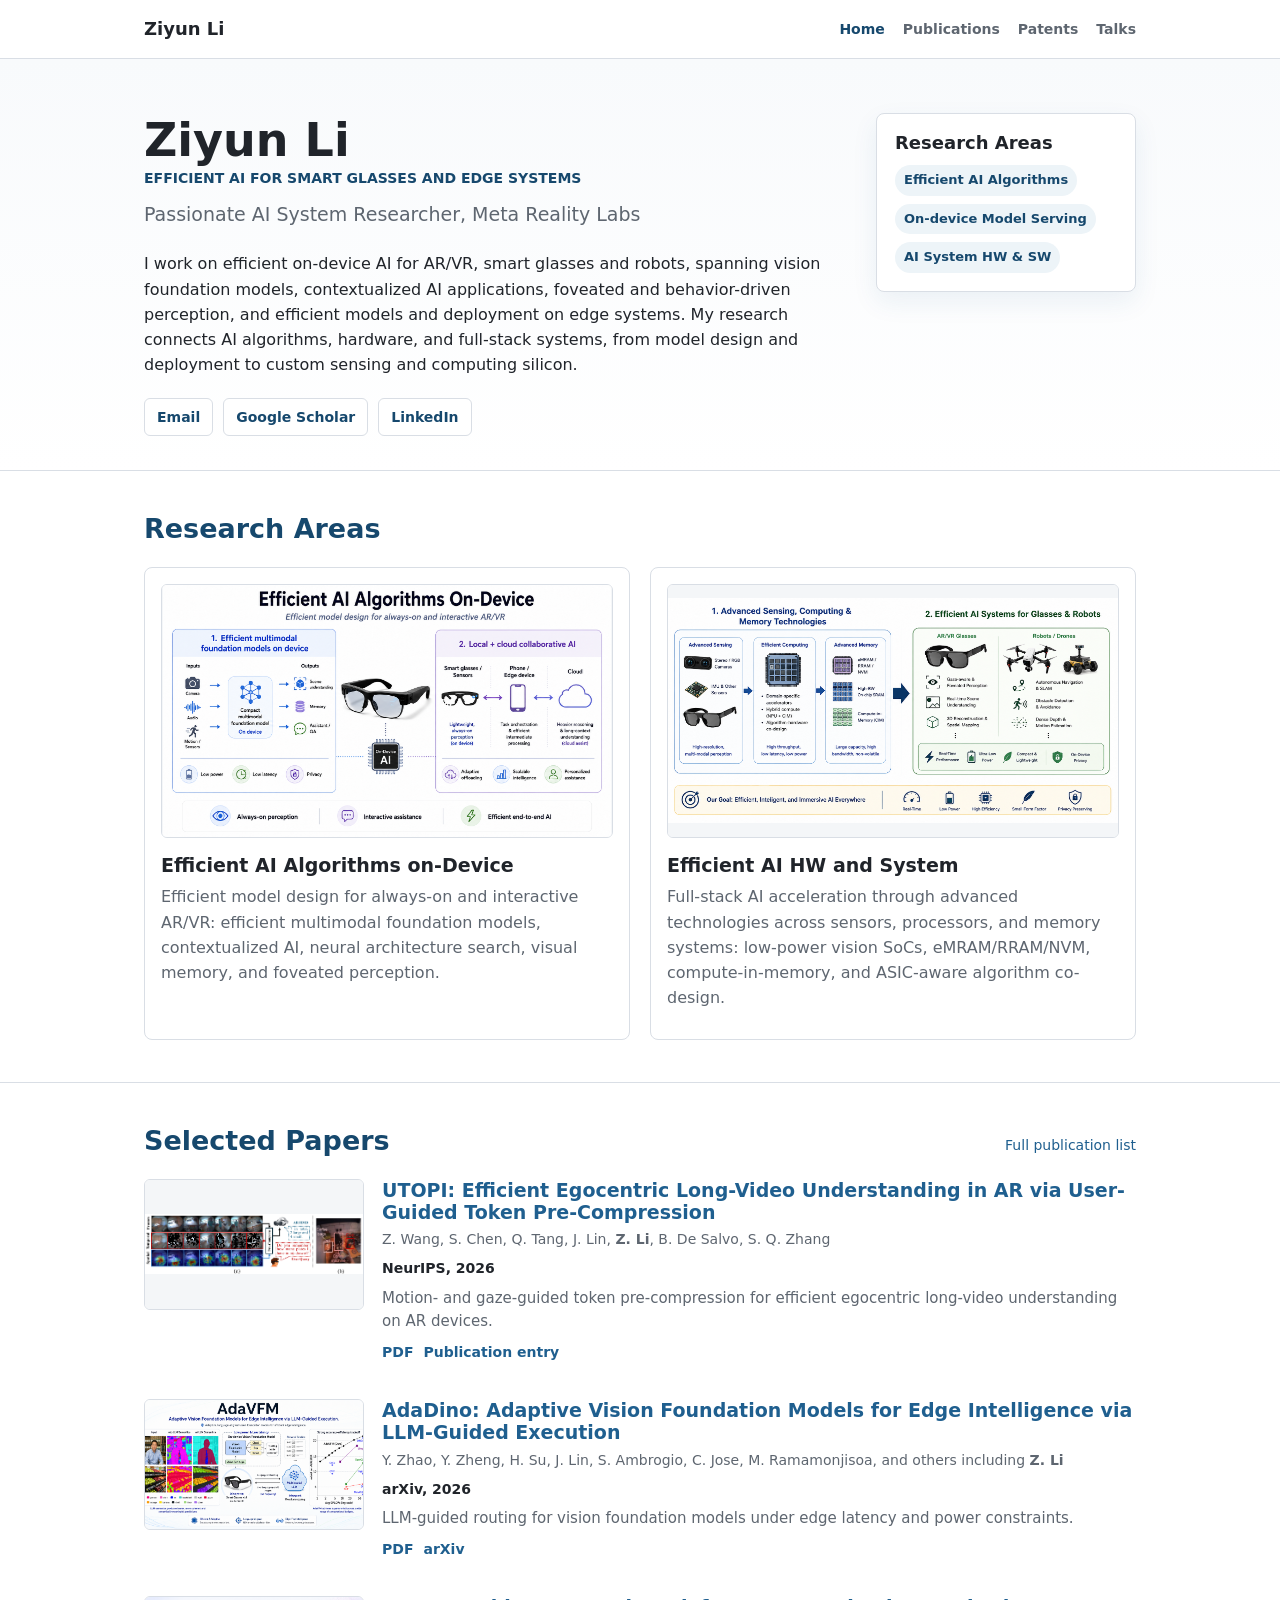
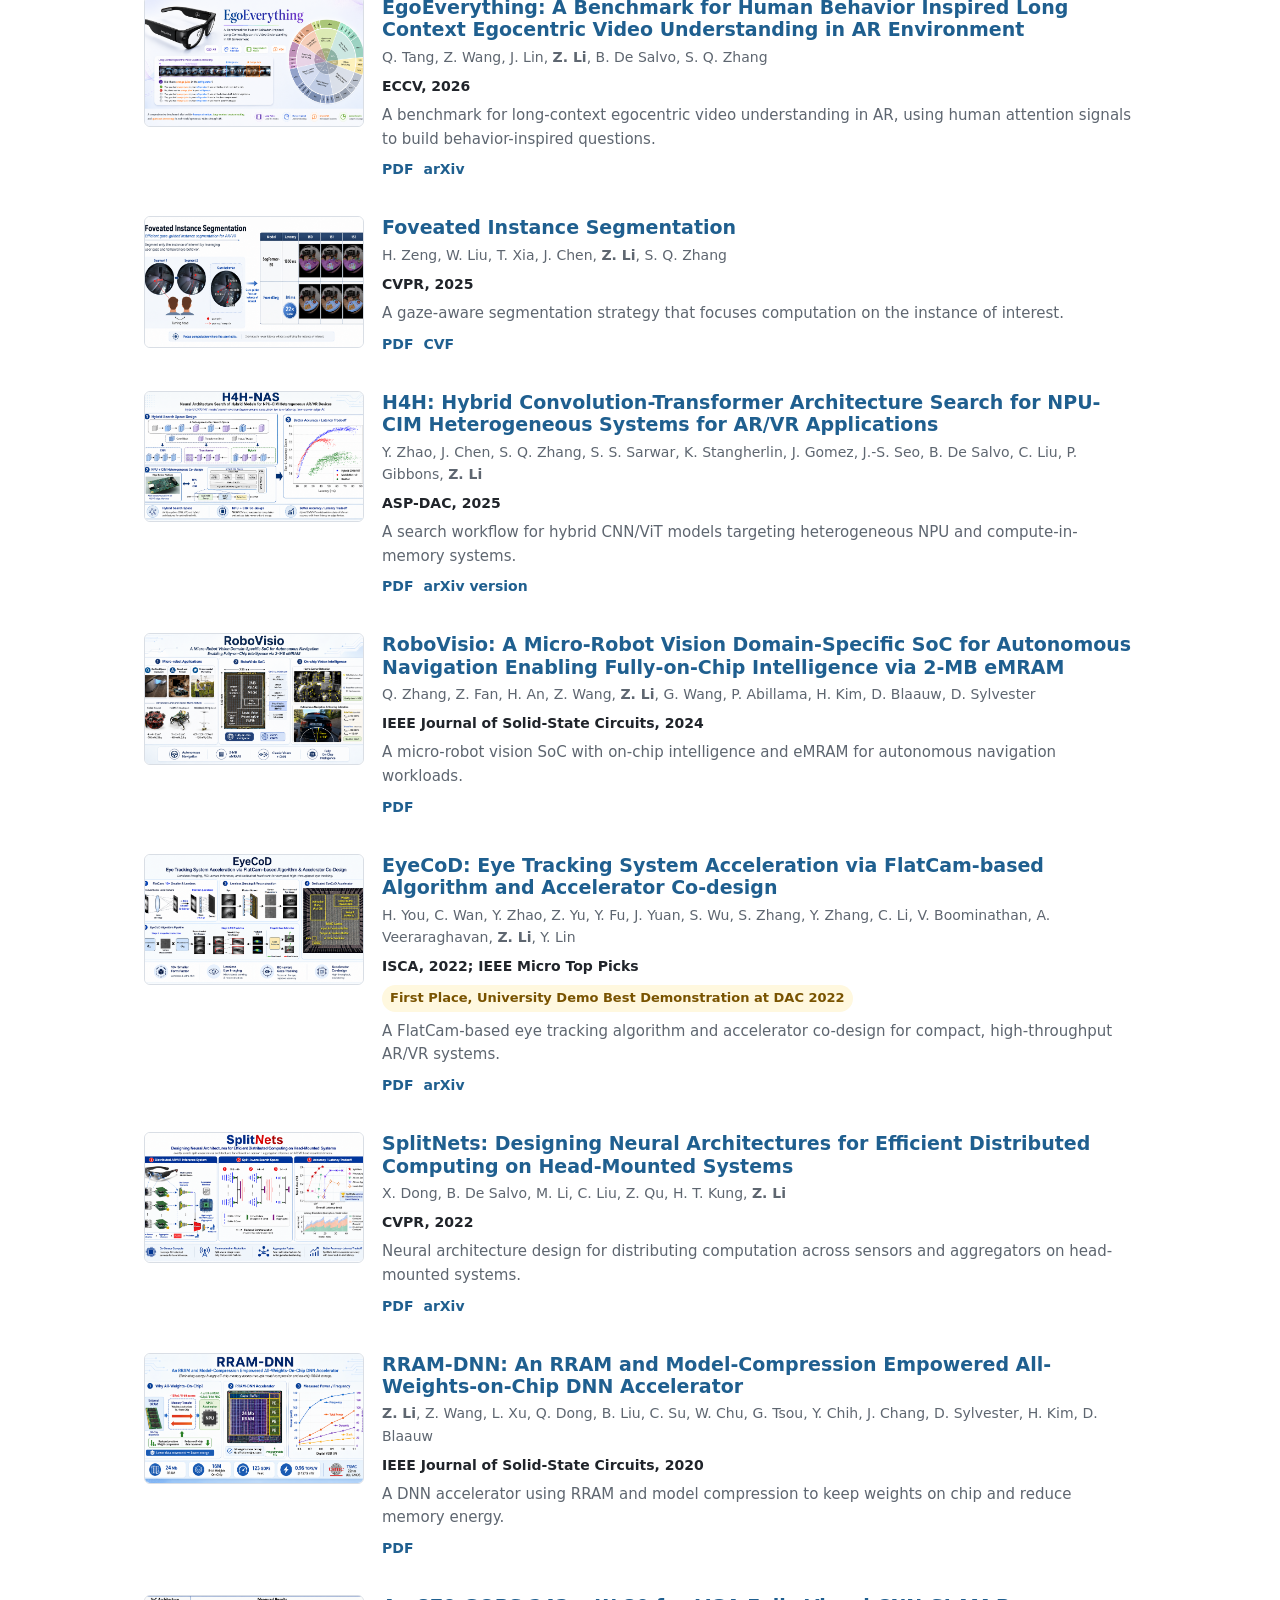
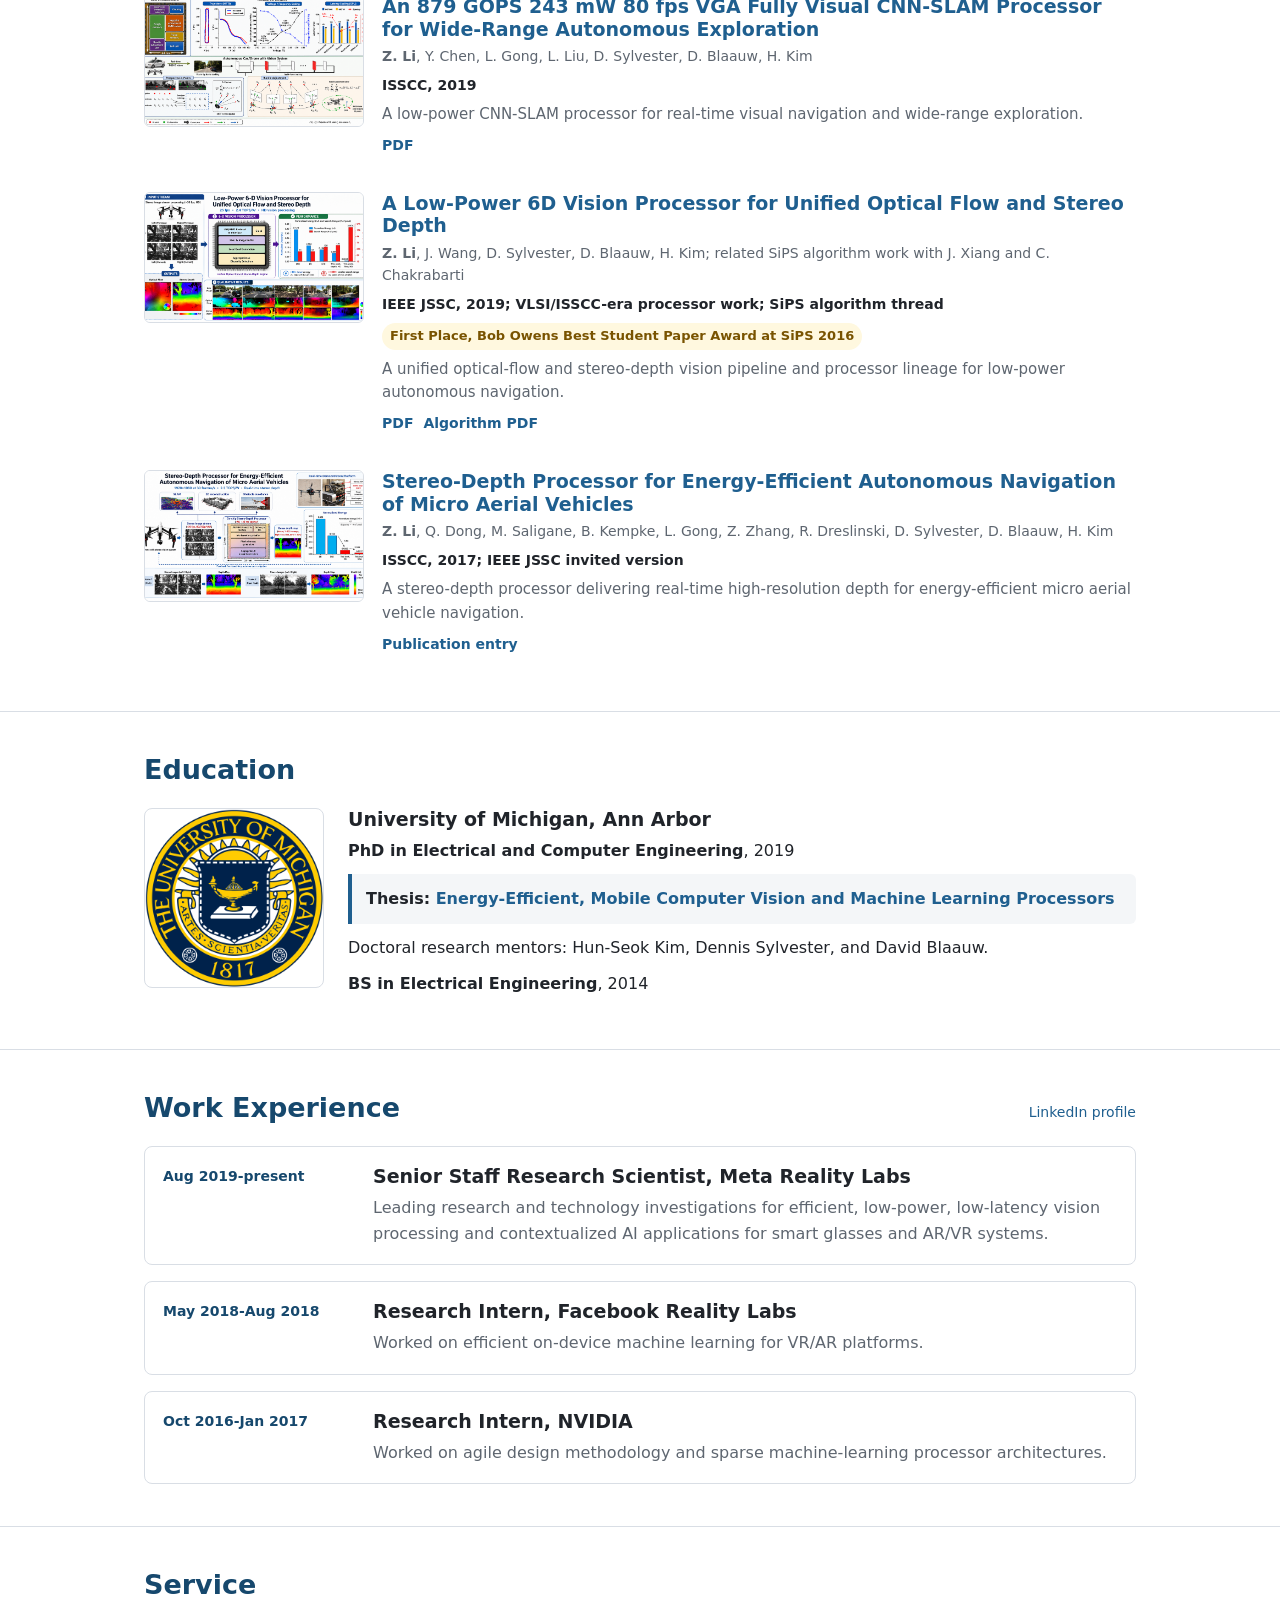
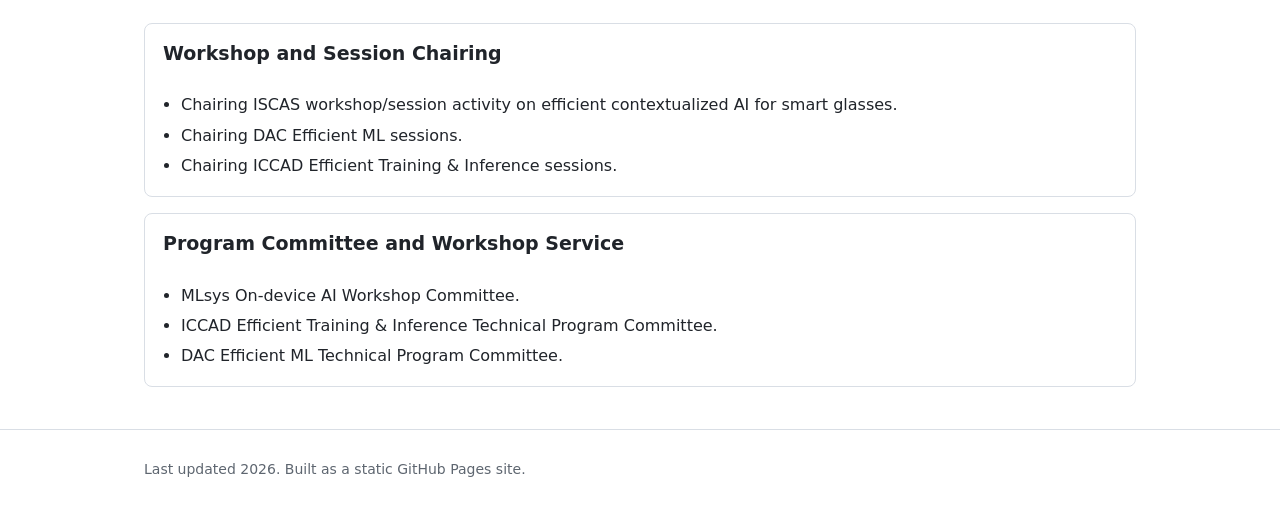
<file: index.html>
<!doctype html>
<html lang="en">
<head>
  <meta charset="utf-8">
  <meta name="viewport" content="width=device-width, initial-scale=1">
  <meta name="description" content="Ziyun Li - efficient on-device AI, AR/VR perception, and low-power vision systems.">
  <title>Ziyun Li</title>
  <link rel="canonical" href="https://alanliziyun.github.io/personal_page/">
  <link rel="stylesheet" href="styles.css?v=20260618-2">
  <script type="application/ld+json">
  {
    "@context": "https://schema.org",
    "@type": "Person",
    "name": "Ziyun Li",
    "jobTitle": "Passionate AI System Researcher",
    "worksFor": {"@type": "Organization", "name": "Meta Reality Labs"},
    "email": "mailto:liziyun1992@gmail.com",
    "url": "https://alanliziyun.github.io/personal_page/",
    "sameAs": [
      "https://scholar.google.com/citations?hl=en&user=rd9OFHwAAAAJ",
      "https://www.linkedin.com/in/ziyun-li-80136886/"
    ]
  }
  </script>
</head>
<body>
  <header class="site-header">
    <nav class="nav" aria-label="Primary navigation">
      <a class="brand" href="index.html">Ziyun Li</a>
      <div class="nav-links">
        <a class="active" href="index.html">Home</a>
        <a href="publications.html">Publications</a>
        <a href="patents.html">Patents</a>
        <a href="talks.html">Talks</a>
      </div>
    </nav>
  </header>

  <main>
    <section class="hero">
      <div class="wrap hero-grid">
        <div>
          <h1>Ziyun Li</h1>
          <p class="eyebrow">Efficient AI for smart glasses and edge systems</p>
          <p class="subtitle">Passionate AI System Researcher, Meta Reality Labs</p>
          <p class="bio">
            I work on efficient on-device AI for AR/VR, smart glasses and robots, spanning vision foundation models,
            contextualized AI applications, foveated and behavior-driven perception, and efficient models and
            deployment on edge systems. My research connects AI algorithms, hardware, and full-stack systems,
            from model design and deployment to custom sensing and computing silicon.
          </p>
          <div class="link-row" aria-label="Profile links">
            <a class="pill" href="mailto:liziyun1992@gmail.com">Email</a>
            <a class="pill" href="https://scholar.google.com/citations?hl=en&amp;user=rd9OFHwAAAAJ">Google Scholar</a>
            <a class="pill" href="https://www.linkedin.com/in/ziyun-li-80136886/">LinkedIn</a>
          </div>
        </div>
        <aside class="stats-card" aria-label="Research areas summary">
          <h2>Research Areas</h2>
          <ul class="keyword-list">
            <li>Efficient AI Algorithms</li>
            <li>On-device Model Serving</li>
            <li>AI System HW &amp; SW</li>
          </ul>
        </aside>
      </div>
    </section>

    <section class="section" id="research">
      <div class="wrap">
        <div class="section-header">
          <h2>Research Areas</h2>
        </div>
        <div class="area-grid">
          <article class="area">
            <a class="area-figure" href="figures/interest1.png">
              <img src="figures/interest1.png" alt="Efficient AI algorithms on-device figure">
            </a>
            <div>
              <h3>Efficient AI Algorithms on-Device</h3>
              <p>
                Efficient model design for always-on and interactive AR/VR: efficient multimodal foundation models,
                contextualized AI, neural architecture search, visual memory, and foveated perception.
              </p>
            </div>
          </article>
          <article class="area">
            <a class="area-figure" href="figures/interest2.png">
              <img src="figures/interest2.png" alt="Efficient AI hardware and system figure">
            </a>
            <div>
              <h3>Efficient AI HW and System</h3>
              <p>
                Full-stack AI acceleration through advanced technologies across sensors, processors, and memory systems:
                low-power vision SoCs, eMRAM/RRAM/NVM, compute-in-memory, and ASIC-aware algorithm co-design.
              </p>
            </div>
          </article>
        </div>
      </div>
    </section>

    <section class="section" id="selected-papers">
      <div class="wrap">
        <div class="section-header">
          <h2>Selected Papers</h2>
          <p class="section-note"><a href="publications.html">Full publication list</a></p>
        </div>
        <div class="paper-list">
          <article class="paper">
            <a class="paper-thumb" href="assets/paper-thumbs/utopi-figure.png"><img src="assets/paper-thumbs/utopi-figure.png" alt="UTOPI uses motion and gaze signals to compress egocentric video tokens" style="object-fit: contain;"></a>
            <div>
              <h3><a href="papers/utopi-2026.pdf">UTOPI: Efficient Egocentric Long-Video Understanding in AR via User-Guided Token Pre-Compression</a></h3>
              <p class="authors">Z. Wang, S. Chen, Q. Tang, J. Lin, <strong>Z. Li</strong>, B. De Salvo, S. Q. Zhang</p>
              <p class="venue">NeurIPS, 2026</p>
              <p class="description">Motion- and gaze-guided token pre-compression for efficient egocentric long-video understanding on AR devices.</p>
              <p class="paper-links"><a href="papers/utopi-2026.pdf">PDF</a><a href="publications.html#utopi">Publication entry</a></p>
            </div>
          </article>
          <article class="paper">
            <a class="paper-thumb" href="figures/adavfm.png"><img src="figures/adavfm.png" alt="AdaDino paper figure"></a>
            <div>
              <h3><a href="https://arxiv.org/abs/2604.15622">AdaDino: Adaptive Vision Foundation Models for Edge Intelligence via LLM-Guided Execution</a></h3>
              <p class="authors">Y. Zhao, Y. Zheng, H. Su, J. Lin, S. Ambrogio, C. Jose, M. Ramamonjisoa, and others including <strong>Z. Li</strong></p>
              <p class="venue">arXiv, 2026</p>
              <p class="description">LLM-guided routing for vision foundation models under edge latency and power constraints.</p>
              <p class="paper-links"><a href="papers/adavfm-2026.pdf">PDF</a><a href="https://arxiv.org/abs/2604.15622">arXiv</a></p>
            </div>
          </article>
          <article class="paper">
            <a class="paper-thumb" href="figures/egoeverything.png"><img src="figures/egoeverything.png" alt="EgoEverything benchmark figure"></a>
            <div>
              <h3><a href="https://arxiv.org/abs/2604.08342">EgoEverything: A Benchmark for Human Behavior Inspired Long Context Egocentric Video Understanding in AR Environment</a></h3>
              <p class="authors">Q. Tang, Z. Wang, J. Lin, <strong>Z. Li</strong>, B. De Salvo, S. Q. Zhang</p>
              <p class="venue">ECCV, 2026</p>
              <p class="description">A benchmark for long-context egocentric video understanding in AR, using human attention signals to build behavior-inspired questions.</p>
              <p class="paper-links"><a href="papers/egoeverything-2026.pdf">PDF</a><a href="https://arxiv.org/abs/2604.08342">arXiv</a></p>
            </div>
          </article>
          <article class="paper">
            <a class="paper-thumb" href="figures/foveatedseg.png"><img src="figures/foveatedseg.png" alt="Foveated Instance Segmentation paper figure"></a>
            <div>
              <h3><a href="https://arxiv.org/abs/2503.21854">Foveated Instance Segmentation</a></h3>
              <p class="authors">H. Zeng, W. Liu, T. Xia, J. Chen, <strong>Z. Li</strong>, S. Q. Zhang</p>
              <p class="venue">CVPR, 2025</p>
              <p class="description">A gaze-aware segmentation strategy that focuses computation on the instance of interest.</p>
              <p class="paper-links"><a href="papers/foveated-instance-segmentation-2025.pdf">PDF</a><a href="https://openaccess.thecvf.com/content/CVPR2025/html/Zeng_Foveated_Instance_Segmentation_CVPR_2025_paper.html">CVF</a></p>
            </div>
          </article>
          <article class="paper">
            <a class="paper-thumb" href="figures/h4h.png"><img src="figures/h4h.png" alt="H4H paper figure"></a>
            <div>
              <h3><a href="papers/h4h-2025.pdf">H4H: Hybrid Convolution-Transformer Architecture Search for NPU-CIM Heterogeneous Systems for AR/VR Applications</a></h3>
              <p class="authors">Y. Zhao, J. Chen, S. Q. Zhang, S. S. Sarwar, K. Stangherlin, J. Gomez, J.-S. Seo, B. De Salvo, C. Liu, P. Gibbons, <strong>Z. Li</strong></p>
              <p class="venue">ASP-DAC, 2025</p>
              <p class="description">A search workflow for hybrid CNN/ViT models targeting heterogeneous NPU and compute-in-memory systems.</p>
              <p class="paper-links"><a href="papers/h4h-2025.pdf">PDF</a><a href="https://arxiv.org/abs/2410.08326">arXiv version</a></p>
            </div>
          </article>
          <article class="paper">
            <a class="paper-thumb" href="figures/robovision.png"><img src="figures/robovision.png" alt="RoboVisio paper figure"></a>
            <div>
              <h3><a href="papers/robovisio-2024.pdf">RoboVisio: A Micro-Robot Vision Domain-Specific SoC for Autonomous Navigation Enabling Fully-on-Chip Intelligence via 2-MB eMRAM</a></h3>
              <p class="authors">Q. Zhang, Z. Fan, H. An, Z. Wang, <strong>Z. Li</strong>, G. Wang, P. Abillama, H. Kim, D. Blaauw, D. Sylvester</p>
              <p class="venue">IEEE Journal of Solid-State Circuits, 2024</p>
              <p class="description">A micro-robot vision SoC with on-chip intelligence and eMRAM for autonomous navigation workloads.</p>
              <p class="paper-links"><a href="papers/robovisio-2024.pdf">PDF</a></p>
            </div>
          </article>
          <article class="paper">
            <a class="paper-thumb" href="figures/eyecod.png"><img src="figures/eyecod.png" alt="EyeCoD paper figure"></a>
            <div>
              <h3><a href="https://arxiv.org/abs/2206.00877">EyeCoD: Eye Tracking System Acceleration via FlatCam-based Algorithm and Accelerator Co-design</a></h3>
              <p class="authors">H. You, C. Wan, Y. Zhao, Z. Yu, Y. Fu, J. Yuan, S. Wu, S. Zhang, Y. Zhang, C. Li, V. Boominathan, A. Veeraraghavan, <strong>Z. Li</strong>, Y. Lin</p>
              <p class="venue">ISCA, 2022; IEEE Micro Top Picks</p>
              <span class="award">First Place, University Demo Best Demonstration at DAC 2022</span>
              <p class="description">A FlatCam-based eye tracking algorithm and accelerator co-design for compact, high-throughput AR/VR systems.</p>
              <p class="paper-links"><a href="papers/eyecod-2022.pdf">PDF</a><a href="https://arxiv.org/abs/2206.00877">arXiv</a></p>
            </div>
          </article>
          <article class="paper">
            <a class="paper-thumb" href="figures/splitnets.png"><img src="figures/splitnets.png" alt="SplitNets paper figure"></a>
            <div>
              <h3><a href="https://arxiv.org/abs/2204.04705">SplitNets: Designing Neural Architectures for Efficient Distributed Computing on Head-Mounted Systems</a></h3>
              <p class="authors">X. Dong, B. De Salvo, M. Li, C. Liu, Z. Qu, H. T. Kung, <strong>Z. Li</strong></p>
              <p class="venue">CVPR, 2022</p>
              <p class="description">Neural architecture design for distributing computation across sensors and aggregators on head-mounted systems.</p>
              <p class="paper-links"><a href="papers/splitnets-2022.pdf">PDF</a><a href="https://arxiv.org/abs/2204.04705">arXiv</a></p>
            </div>
          </article>
          <article class="paper">
            <a class="paper-thumb" href="figures/rramdnn.png"><img src="figures/rramdnn.png" alt="RRAM-DNN paper figure"></a>
            <div>
              <h3><a href="papers/rram-dnn-2020.pdf">RRAM-DNN: An RRAM and Model-Compression Empowered All-Weights-on-Chip DNN Accelerator</a></h3>
              <p class="authors"><strong>Z. Li</strong>, Z. Wang, L. Xu, Q. Dong, B. Liu, C. Su, W. Chu, G. Tsou, Y. Chih, J. Chang, D. Sylvester, H. Kim, D. Blaauw</p>
              <p class="venue">IEEE Journal of Solid-State Circuits, 2020</p>
              <p class="description">A DNN accelerator using RRAM and model compression to keep weights on chip and reduce memory energy.</p>
              <p class="paper-links"><a href="papers/rram-dnn-2020.pdf">PDF</a></p>
            </div>
          </article>
          <article class="paper">
            <a class="paper-thumb" href="figures/slam.png"><img src="figures/slam.png" alt="CNN-SLAM processor paper figure"></a>
            <div>
              <h3><a href="papers/cnn-slam-2019.pdf">An 879 GOPS 243 mW 80 fps VGA Fully Visual CNN-SLAM Processor for Wide-Range Autonomous Exploration</a></h3>
              <p class="authors"><strong>Z. Li</strong>, Y. Chen, L. Gong, L. Liu, D. Sylvester, D. Blaauw, H. Kim</p>
              <p class="venue">ISSCC, 2019</p>
              <p class="description">A low-power CNN-SLAM processor for real-time visual navigation and wide-range exploration.</p>
              <p class="paper-links"><a href="papers/cnn-slam-2019.pdf">PDF</a></p>
            </div>
          </article>
          <article class="paper">
            <a class="paper-thumb" href="figures/6Dvision.png"><img src="figures/6Dvision.png" alt="6D Vision processor figure"></a>
            <div>
              <h3><a href="papers/6d-vision-processor-2019.pdf">A Low-Power 6D Vision Processor for Unified Optical Flow and Stereo Depth</a></h3>
              <p class="authors"><strong>Z. Li</strong>, J. Wang, D. Sylvester, D. Blaauw, H. Kim; related SiPS algorithm work with J. Xiang and C. Chakrabarti</p>
              <p class="venue">IEEE JSSC, 2019; VLSI/ISSCC-era processor work; SiPS algorithm thread</p>
              <span class="award">First Place, Bob Owens Best Student Paper Award at SiPS 2016</span>
              <p class="description">A unified optical-flow and stereo-depth vision pipeline and processor lineage for low-power autonomous navigation.</p>
              <p class="paper-links"><a href="papers/6d-vision-processor-2019.pdf">PDF</a><a href="papers/sgm-optical-flow-2018.pdf">Algorithm PDF</a></p>
            </div>
          </article>
          <article class="paper">
            <a class="paper-thumb" href="figures/depth.png"><img src="figures/depth.png" alt="Stereo-depth processor figure"></a>
            <div>
              <h3><a href="publications.html#depth-processor">Stereo-Depth Processor for Energy-Efficient Autonomous Navigation of Micro Aerial Vehicles</a></h3>
              <p class="authors"><strong>Z. Li</strong>, Q. Dong, M. Saligane, B. Kempke, L. Gong, Z. Zhang, R. Dreslinski, D. Sylvester, D. Blaauw, H. Kim</p>
              <p class="venue">ISSCC, 2017; IEEE JSSC invited version</p>
              <p class="description">A stereo-depth processor delivering real-time high-resolution depth for energy-efficient micro aerial vehicle navigation.</p>
              <p class="paper-links"><a href="publications.html#depth-processor">Publication entry</a></p>
            </div>
          </article>
        </div>
      </div>
    </section>

    <section class="section" id="education">
      <div class="wrap">
        <div class="section-header">
          <h2>Education</h2>
        </div>
        <div class="education-panel">
          <figure class="education-photo">
            <img src="figures/um.png" alt="University of Michigan">
          </figure>
          <div class="education-copy">
            <h3>University of Michigan, Ann Arbor</h3>
            <p><strong>PhD in Electrical and Computer Engineering</strong>, 2019</p>
            <p class="thesis-title">
              Thesis:
              <a href="http://hdl.handle.net/2027.42/151423">Energy-Efficient, Mobile Computer Vision and Machine Learning Processors</a>
            </p>
            <p>Doctoral research mentors: Hun-Seok Kim, Dennis Sylvester, and David Blaauw.</p>
            <p><strong>BS in Electrical Engineering</strong>, 2014</p>
          </div>
        </div>
      </div>
    </section>

    <section class="section" id="experience">
      <div class="wrap">
        <div class="section-header">
          <h2>Work Experience</h2>
          <p class="section-note"><a href="https://www.linkedin.com/in/ziyun-li-80136886/">LinkedIn profile</a></p>
        </div>
        <div class="timeline">
          <article class="timeline-item">
            <div class="timeline-date">Aug 2019-present</div>
            <div>
              <h3>Senior Staff Research Scientist, Meta Reality Labs</h3>
              <p>Leading research and technology investigations for efficient, low-power, low-latency vision processing and contextualized AI applications for smart glasses and AR/VR systems.</p>
            </div>
          </article>
          <article class="timeline-item">
            <div class="timeline-date">May 2018-Aug 2018</div>
            <div>
              <h3>Research Intern, Facebook Reality Labs</h3>
              <p>Worked on efficient on-device machine learning for VR/AR platforms.</p>
            </div>
          </article>
          <article class="timeline-item">
            <div class="timeline-date">Oct 2016-Jan 2017</div>
            <div>
              <h3>Research Intern, NVIDIA</h3>
              <p>Worked on agile design methodology and sparse machine-learning processor architectures.</p>
            </div>
          </article>
        </div>
      </div>
    </section>

    <section class="section" id="service">
      <div class="wrap">
        <div class="section-header">
          <h2>Service</h2>
        </div>
        <div class="service-list">
          <article class="service-item">
            <h3>Workshop and Session Chairing</h3>
            <ul class="compact-list">
              <li>Chairing ISCAS workshop/session activity on efficient contextualized AI for smart glasses.</li>
              <li>Chairing DAC Efficient ML sessions.</li>
              <li>Chairing ICCAD Efficient Training &amp; Inference sessions.</li>
            </ul>
          </article>
          <article class="service-item">
            <h3>Program Committee and Workshop Service</h3>
            <ul class="compact-list">
              <li>MLsys On-device AI Workshop Committee.</li>
              <li>ICCAD Efficient Training &amp; Inference Technical Program Committee.</li>
              <li>DAC Efficient ML Technical Program Committee.</li>
            </ul>
          </article>
        </div>
      </div>
    </section>
  </main>

  <footer class="site-footer">
    <div class="wrap">Last updated 2026. Built as a static GitHub Pages site.</div>
  </footer>
</body>
</html>
</file>
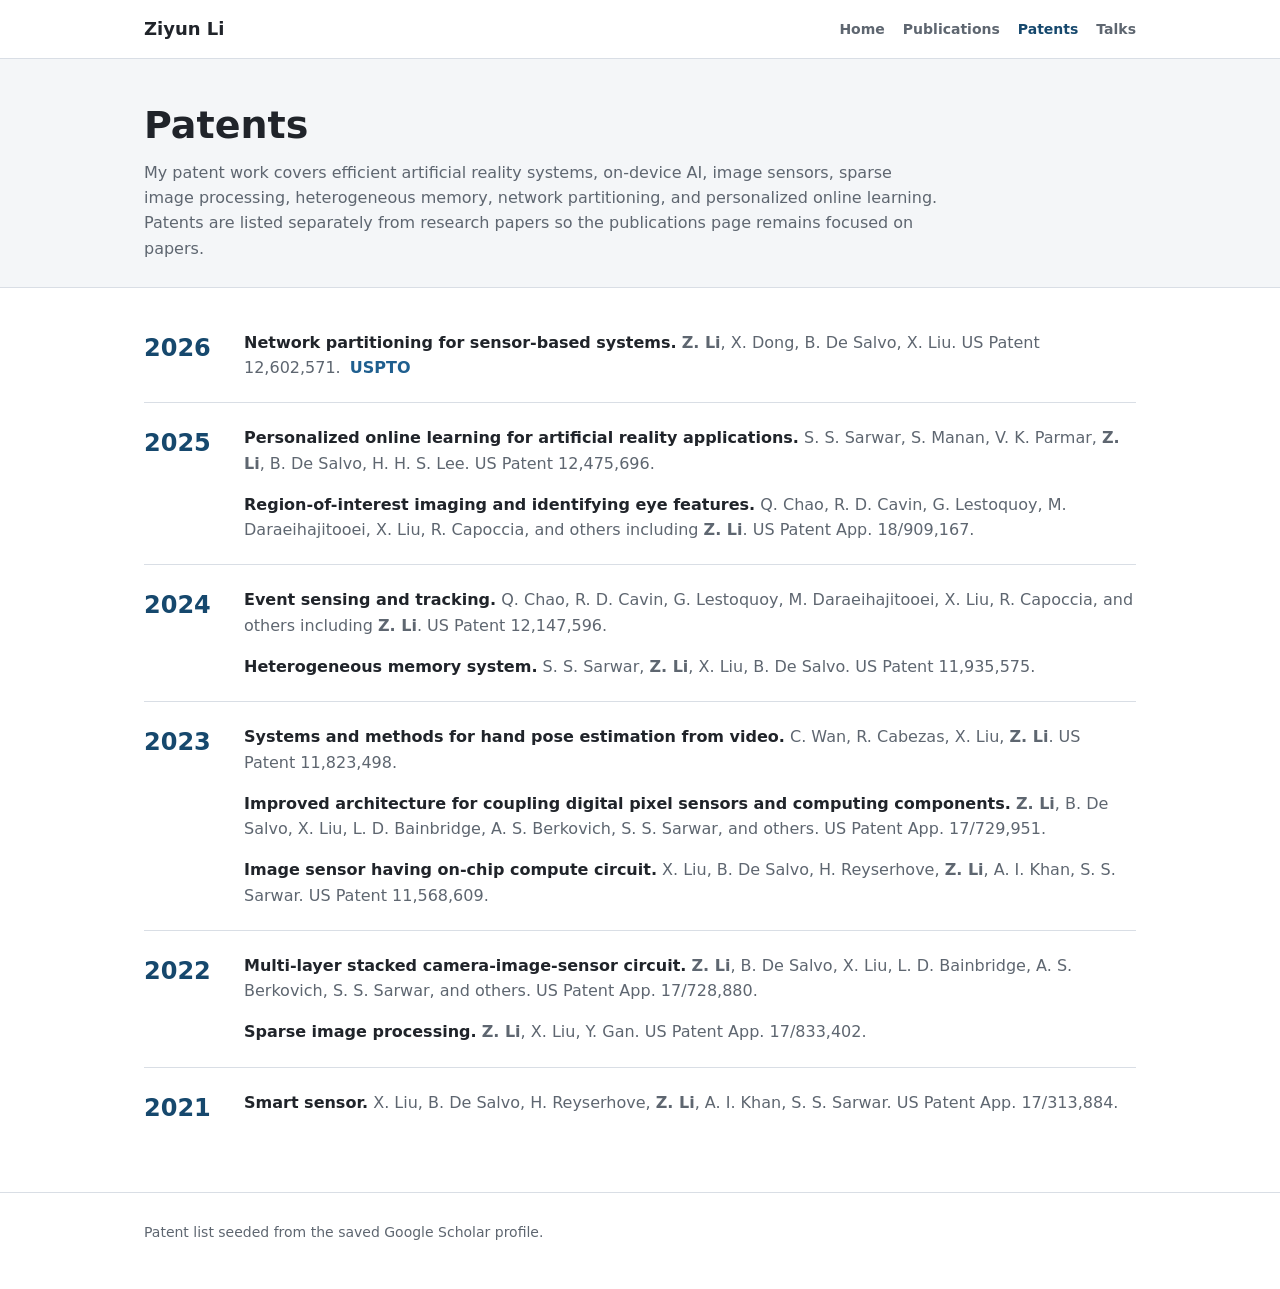
<file: patents.html>
<!doctype html>
<html lang="en">
<head>
  <meta charset="utf-8">
  <meta name="viewport" content="width=device-width, initial-scale=1">
  <meta name="description" content="Patents by Ziyun Li.">
  <title>Patents - Ziyun Li</title>
  <link rel="canonical" href="https://alanliziyun.github.io/personal_page/patents.html">
  <link rel="stylesheet" href="styles.css?v=20260618-2">
</head>
<body>
  <header class="site-header">
    <nav class="nav" aria-label="Primary navigation">
      <a class="brand" href="index.html">Ziyun Li</a>
      <div class="nav-links">
        <a href="index.html">Home</a>
        <a href="publications.html">Publications</a>
        <a class="active" href="patents.html">Patents</a>
        <a href="talks.html">Talks</a>
      </div>
    </nav>
  </header>

  <main>
    <section class="page-title">
      <div class="wrap">
        <h1>Patents</h1>
        <p>
          My patent work covers efficient artificial reality systems, on-device AI, image sensors,
          sparse image processing, heterogeneous memory, network partitioning, and personalized online learning.
          Patents are listed separately from research papers so the publications page remains focused on papers.
        </p>
      </div>
    </section>

    <section class="section">
      <div class="wrap">
        <div class="year-block">
          <div class="year">2026</div>
          <ul class="publication-list">
            <li><span class="pub-title">Network partitioning for sensor-based systems.</span> <span class="pub-meta"><strong>Z. Li</strong>, X. Dong, B. De Salvo, X. Liu. US Patent 12,602,571.</span> <span class="pub-links"><a href="https://patentsgazette.uspto.gov/week15/OG/html/1545-2/US12602571-20260414.html">USPTO</a></span></li>
          </ul>
        </div>
        <div class="year-block">
          <div class="year">2025</div>
          <ul class="publication-list">
            <li><span class="pub-title">Personalized online learning for artificial reality applications.</span> <span class="pub-meta">S. S. Sarwar, S. Manan, V. K. Parmar, <strong>Z. Li</strong>, B. De Salvo, H. H. S. Lee. US Patent 12,475,696.</span></li>
            <li><span class="pub-title">Region-of-interest imaging and identifying eye features.</span> <span class="pub-meta">Q. Chao, R. D. Cavin, G. Lestoquoy, M. Daraeihajitooei, X. Liu, R. Capoccia, and others including <strong>Z. Li</strong>. US Patent App. 18/909,167.</span></li>
          </ul>
        </div>
        <div class="year-block">
          <div class="year">2024</div>
          <ul class="publication-list">
            <li><span class="pub-title">Event sensing and tracking.</span> <span class="pub-meta">Q. Chao, R. D. Cavin, G. Lestoquoy, M. Daraeihajitooei, X. Liu, R. Capoccia, and others including <strong>Z. Li</strong>. US Patent 12,147,596.</span></li>
            <li><span class="pub-title">Heterogeneous memory system.</span> <span class="pub-meta">S. S. Sarwar, <strong>Z. Li</strong>, X. Liu, B. De Salvo. US Patent 11,935,575.</span></li>
          </ul>
        </div>
        <div class="year-block">
          <div class="year">2023</div>
          <ul class="publication-list">
            <li><span class="pub-title">Systems and methods for hand pose estimation from video.</span> <span class="pub-meta">C. Wan, R. Cabezas, X. Liu, <strong>Z. Li</strong>. US Patent 11,823,498.</span></li>
            <li><span class="pub-title">Improved architecture for coupling digital pixel sensors and computing components.</span> <span class="pub-meta"><strong>Z. Li</strong>, B. De Salvo, X. Liu, L. D. Bainbridge, A. S. Berkovich, S. S. Sarwar, and others. US Patent App. 17/729,951.</span></li>
            <li><span class="pub-title">Image sensor having on-chip compute circuit.</span> <span class="pub-meta">X. Liu, B. De Salvo, H. Reyserhove, <strong>Z. Li</strong>, A. I. Khan, S. S. Sarwar. US Patent 11,568,609.</span></li>
          </ul>
        </div>
        <div class="year-block">
          <div class="year">2022</div>
          <ul class="publication-list">
            <li><span class="pub-title">Multi-layer stacked camera-image-sensor circuit.</span> <span class="pub-meta"><strong>Z. Li</strong>, B. De Salvo, X. Liu, L. D. Bainbridge, A. S. Berkovich, S. S. Sarwar, and others. US Patent App. 17/728,880.</span></li>
            <li><span class="pub-title">Sparse image processing.</span> <span class="pub-meta"><strong>Z. Li</strong>, X. Liu, Y. Gan. US Patent App. 17/833,402.</span></li>
          </ul>
        </div>
        <div class="year-block">
          <div class="year">2021</div>
          <ul class="publication-list">
            <li><span class="pub-title">Smart sensor.</span> <span class="pub-meta">X. Liu, B. De Salvo, H. Reyserhove, <strong>Z. Li</strong>, A. I. Khan, S. S. Sarwar. US Patent App. 17/313,884.</span></li>
          </ul>
        </div>
      </div>
    </section>
  </main>

  <footer class="site-footer">
    <div class="wrap">Patent list seeded from the saved Google Scholar profile.</div>
  </footer>
</body>
</html>
</file>
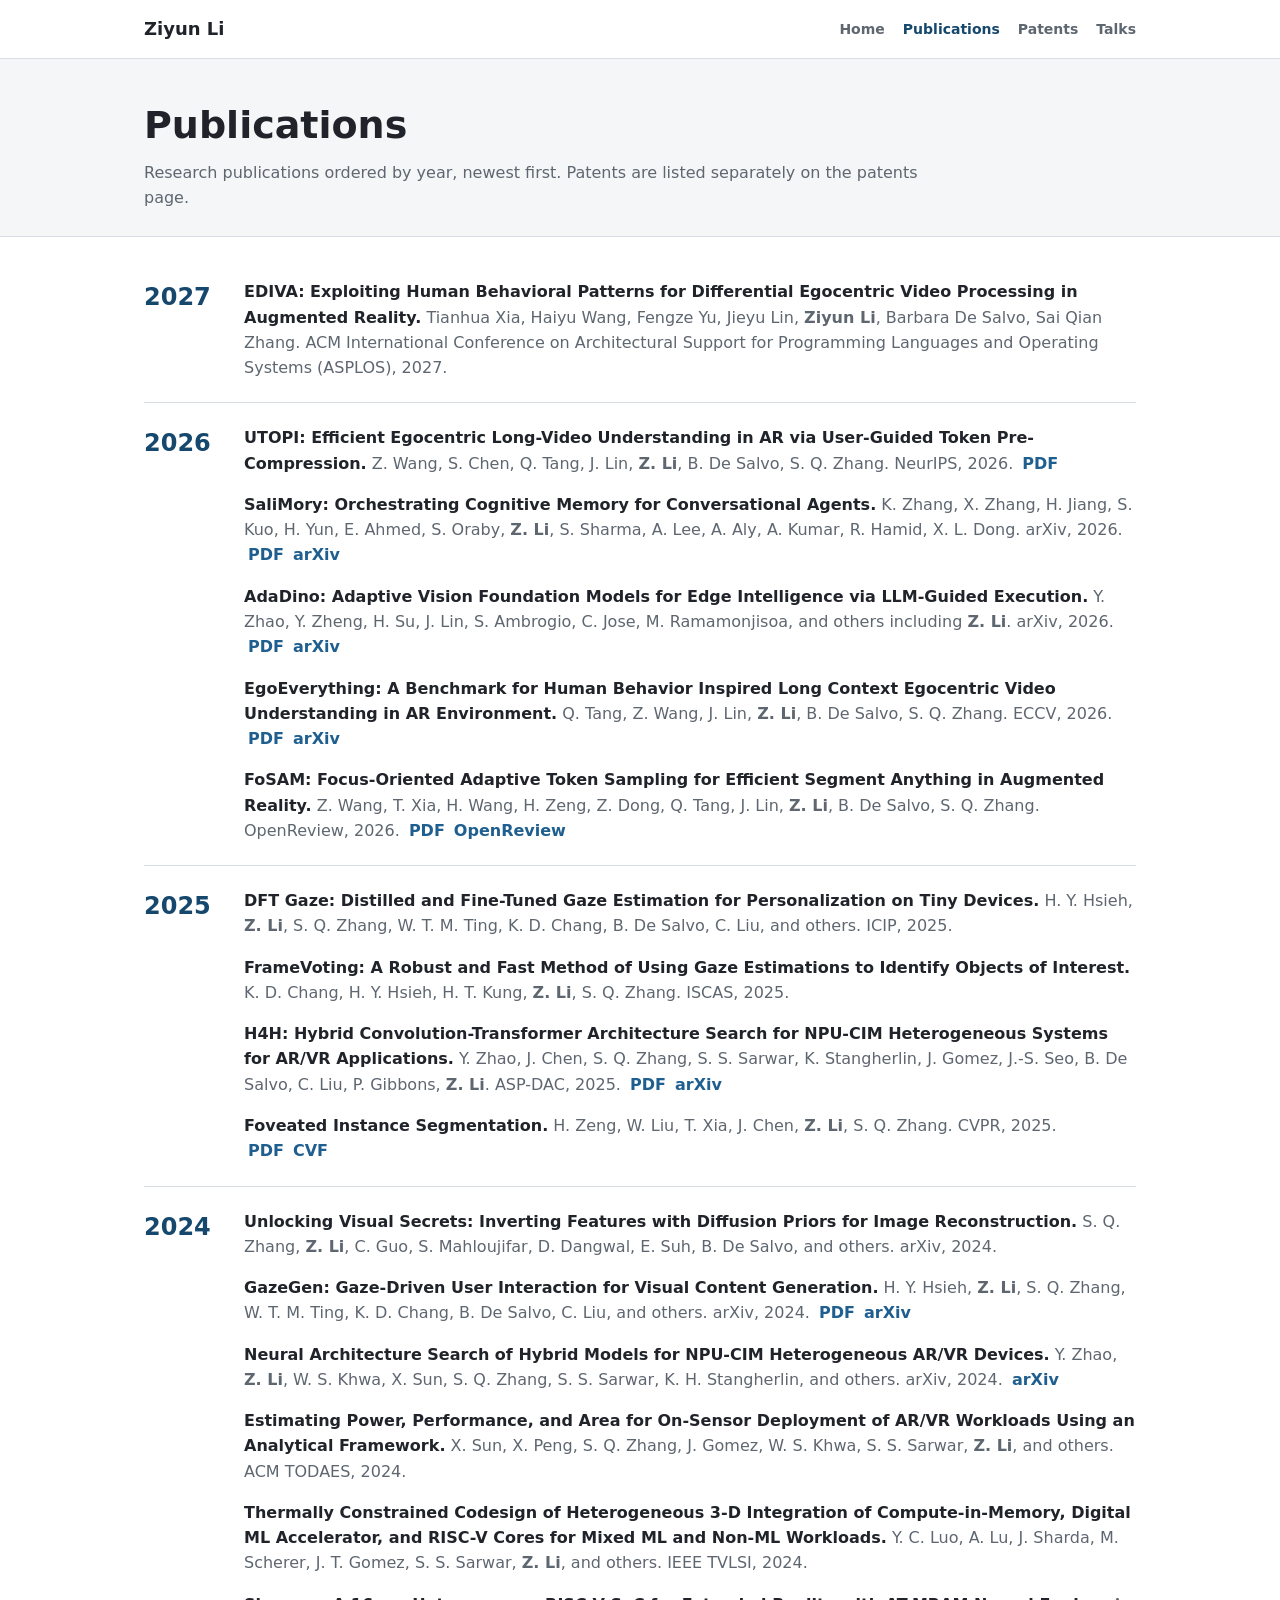
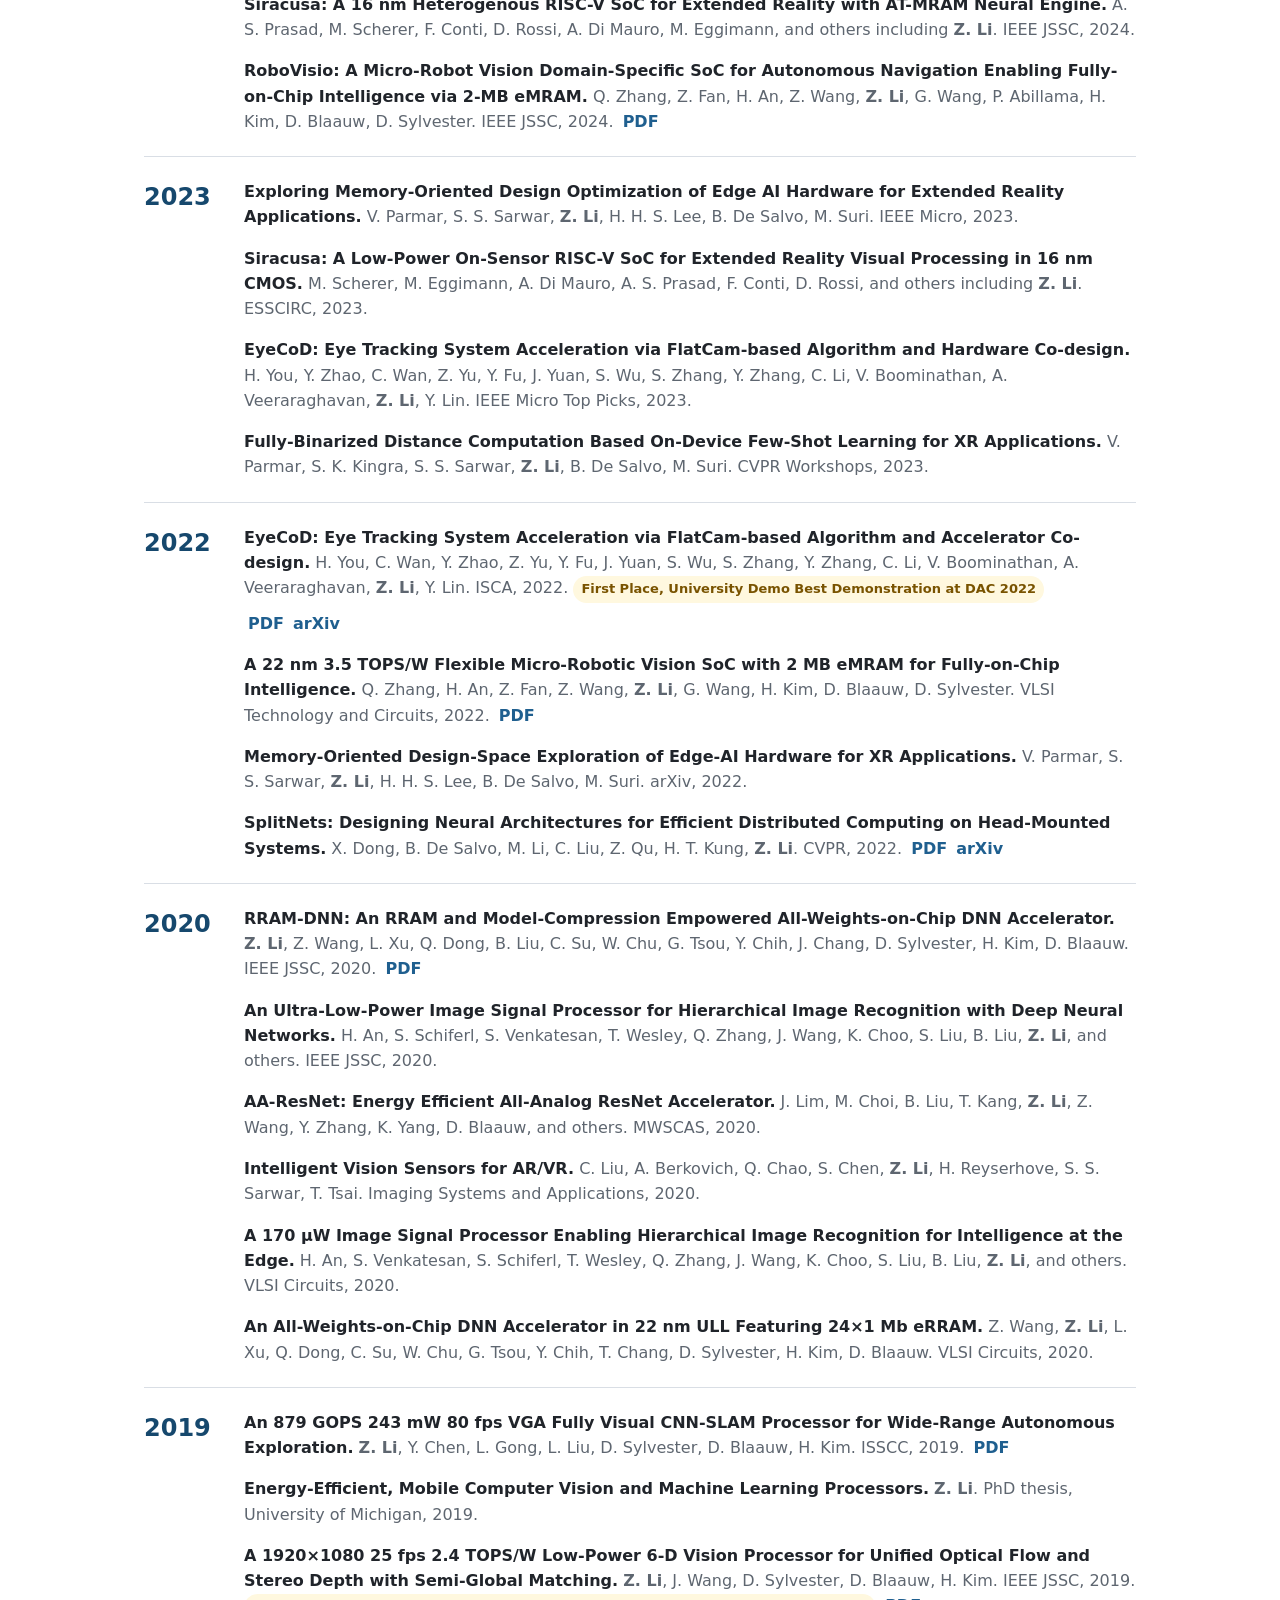
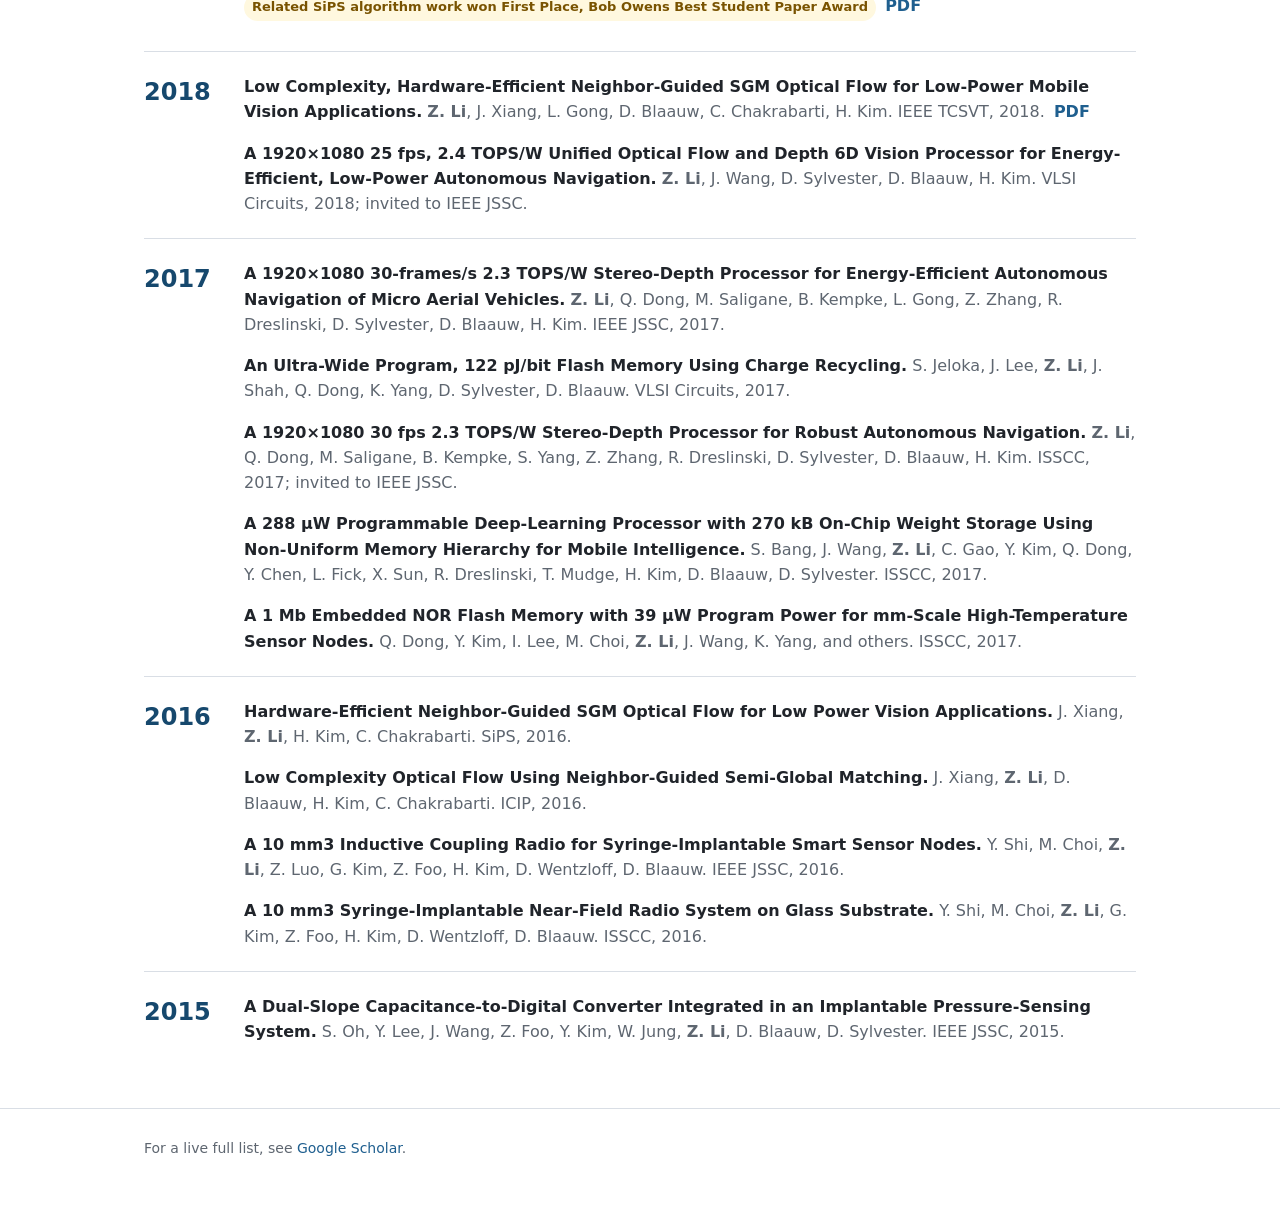
<file: publications.html>
<!doctype html>
<html lang="en">
<head>
  <meta charset="utf-8">
  <meta name="viewport" content="width=device-width, initial-scale=1">
  <meta name="description" content="Publications by Ziyun Li, ordered by year.">
  <title>Publications - Ziyun Li</title>
  <link rel="canonical" href="https://alanliziyun.github.io/personal_page/publications.html">
  <link rel="stylesheet" href="styles.css?v=20260618-2">
</head>
<body>
  <header class="site-header">
    <nav class="nav" aria-label="Primary navigation">
      <a class="brand" href="index.html">Ziyun Li</a>
      <div class="nav-links">
        <a href="index.html">Home</a>
        <a class="active" href="publications.html">Publications</a>
        <a href="patents.html">Patents</a>
        <a href="talks.html">Talks</a>
      </div>
    </nav>
  </header>

  <main>
    <section class="page-title">
      <div class="wrap">
        <h1>Publications</h1>
        <p>Research publications ordered by year, newest first. Patents are listed separately on the patents page.</p>
      </div>
    </section>

    <section class="section">
      <div class="wrap">
        <div class="year-block">
          <div class="year">2027</div>
          <ul class="publication-list">
            <li id="ediva"><span class="pub-title">EDIVA: Exploiting Human Behavioral Patterns for Differential Egocentric Video Processing in Augmented Reality.</span> <span class="pub-meta">Tianhua Xia, Haiyu Wang, Fengze Yu, Jieyu Lin, <strong>Ziyun Li</strong>, Barbara De Salvo, Sai Qian Zhang. ACM International Conference on Architectural Support for Programming Languages and Operating Systems (ASPLOS), 2027.</span></li>
          </ul>
        </div>

        <div class="year-block">
          <div class="year">2026</div>
          <ul class="publication-list">
            <li id="utopi"><span class="pub-title">UTOPI: Efficient Egocentric Long-Video Understanding in AR via User-Guided Token Pre-Compression.</span> <span class="pub-meta">Z. Wang, S. Chen, Q. Tang, J. Lin, <strong>Z. Li</strong>, B. De Salvo, S. Q. Zhang. NeurIPS, 2026.</span> <span class="pub-links"><a href="papers/utopi-2026.pdf">PDF</a></span></li>
            <li><span class="pub-title">SaliMory: Orchestrating Cognitive Memory for Conversational Agents.</span> <span class="pub-meta">K. Zhang, X. Zhang, H. Jiang, S. Kuo, H. Yun, E. Ahmed, S. Oraby, <strong>Z. Li</strong>, S. Sharma, A. Lee, A. Aly, A. Kumar, R. Hamid, X. L. Dong. arXiv, 2026.</span> <span class="pub-links"><a href="papers/salimory-2026.pdf">PDF</a><a href="https://arxiv.org/abs/2606.04120">arXiv</a></span></li>
            <li><span class="pub-title">AdaDino: Adaptive Vision Foundation Models for Edge Intelligence via LLM-Guided Execution.</span> <span class="pub-meta">Y. Zhao, Y. Zheng, H. Su, J. Lin, S. Ambrogio, C. Jose, M. Ramamonjisoa, and others including <strong>Z. Li</strong>. arXiv, 2026.</span> <span class="pub-links"><a href="papers/adavfm-2026.pdf">PDF</a><a href="https://arxiv.org/abs/2604.15622">arXiv</a></span></li>
            <li><span class="pub-title">EgoEverything: A Benchmark for Human Behavior Inspired Long Context Egocentric Video Understanding in AR Environment.</span> <span class="pub-meta">Q. Tang, Z. Wang, J. Lin, <strong>Z. Li</strong>, B. De Salvo, S. Q. Zhang. ECCV, 2026.</span> <span class="pub-links"><a href="papers/egoeverything-2026.pdf">PDF</a><a href="https://arxiv.org/abs/2604.08342">arXiv</a></span></li>
            <li><span class="pub-title">FoSAM: Focus-Oriented Adaptive Token Sampling for Efficient Segment Anything in Augmented Reality.</span> <span class="pub-meta">Z. Wang, T. Xia, H. Wang, H. Zeng, Z. Dong, Q. Tang, J. Lin, <strong>Z. Li</strong>, B. De Salvo, S. Q. Zhang. OpenReview, 2026.</span> <span class="pub-links"><a href="papers/fosam-2026.pdf">PDF</a><a href="https://openreview.net/forum?id=BNIPLXEB39">OpenReview</a></span></li>
          </ul>
        </div>

        <div class="year-block">
          <div class="year">2025</div>
          <ul class="publication-list">
            <li><span class="pub-title">DFT Gaze: Distilled and Fine-Tuned Gaze Estimation for Personalization on Tiny Devices.</span> <span class="pub-meta">H. Y. Hsieh, <strong>Z. Li</strong>, S. Q. Zhang, W. T. M. Ting, K. D. Chang, B. De Salvo, C. Liu, and others. ICIP, 2025.</span></li>
            <li><span class="pub-title">FrameVoting: A Robust and Fast Method of Using Gaze Estimations to Identify Objects of Interest.</span> <span class="pub-meta">K. D. Chang, H. Y. Hsieh, H. T. Kung, <strong>Z. Li</strong>, S. Q. Zhang. ISCAS, 2025.</span></li>
            <li><span class="pub-title">H4H: Hybrid Convolution-Transformer Architecture Search for NPU-CIM Heterogeneous Systems for AR/VR Applications.</span> <span class="pub-meta">Y. Zhao, J. Chen, S. Q. Zhang, S. S. Sarwar, K. Stangherlin, J. Gomez, J.-S. Seo, B. De Salvo, C. Liu, P. Gibbons, <strong>Z. Li</strong>. ASP-DAC, 2025.</span> <span class="pub-links"><a href="papers/h4h-2025.pdf">PDF</a><a href="https://arxiv.org/abs/2410.08326">arXiv</a></span></li>
            <li><span class="pub-title">Foveated Instance Segmentation.</span> <span class="pub-meta">H. Zeng, W. Liu, T. Xia, J. Chen, <strong>Z. Li</strong>, S. Q. Zhang. CVPR, 2025.</span> <span class="pub-links"><a href="papers/foveated-instance-segmentation-2025.pdf">PDF</a><a href="https://openaccess.thecvf.com/content/CVPR2025/html/Zeng_Foveated_Instance_Segmentation_CVPR_2025_paper.html">CVF</a></span></li>
          </ul>
        </div>

        <div class="year-block">
          <div class="year">2024</div>
          <ul class="publication-list">
            <li><span class="pub-title">Unlocking Visual Secrets: Inverting Features with Diffusion Priors for Image Reconstruction.</span> <span class="pub-meta">S. Q. Zhang, <strong>Z. Li</strong>, C. Guo, S. Mahloujifar, D. Dangwal, E. Suh, B. De Salvo, and others. arXiv, 2024.</span></li>
            <li><span class="pub-title">GazeGen: Gaze-Driven User Interaction for Visual Content Generation.</span> <span class="pub-meta">H. Y. Hsieh, <strong>Z. Li</strong>, S. Q. Zhang, W. T. M. Ting, K. D. Chang, B. De Salvo, C. Liu, and others. arXiv, 2024.</span> <span class="pub-links"><a href="papers/gazegen-2024.pdf">PDF</a><a href="https://arxiv.org/abs/2411.04335">arXiv</a></span></li>
            <li><span class="pub-title">Neural Architecture Search of Hybrid Models for NPU-CIM Heterogeneous AR/VR Devices.</span> <span class="pub-meta">Y. Zhao, <strong>Z. Li</strong>, W. S. Khwa, X. Sun, S. Q. Zhang, S. S. Sarwar, K. H. Stangherlin, and others. arXiv, 2024.</span> <span class="pub-links"><a href="https://arxiv.org/abs/2410.08326">arXiv</a></span></li>
            <li><span class="pub-title">Estimating Power, Performance, and Area for On-Sensor Deployment of AR/VR Workloads Using an Analytical Framework.</span> <span class="pub-meta">X. Sun, X. Peng, S. Q. Zhang, J. Gomez, W. S. Khwa, S. S. Sarwar, <strong>Z. Li</strong>, and others. ACM TODAES, 2024.</span></li>
            <li><span class="pub-title">Thermally Constrained Codesign of Heterogeneous 3-D Integration of Compute-in-Memory, Digital ML Accelerator, and RISC-V Cores for Mixed ML and Non-ML Workloads.</span> <span class="pub-meta">Y. C. Luo, A. Lu, J. Sharda, M. Scherer, J. T. Gomez, S. S. Sarwar, <strong>Z. Li</strong>, and others. IEEE TVLSI, 2024.</span></li>
            <li><span class="pub-title">Siracusa: A 16 nm Heterogenous RISC-V SoC for Extended Reality with AT-MRAM Neural Engine.</span> <span class="pub-meta">A. S. Prasad, M. Scherer, F. Conti, D. Rossi, A. Di Mauro, M. Eggimann, and others including <strong>Z. Li</strong>. IEEE JSSC, 2024.</span></li>
            <li><span class="pub-title">RoboVisio: A Micro-Robot Vision Domain-Specific SoC for Autonomous Navigation Enabling Fully-on-Chip Intelligence via 2-MB eMRAM.</span> <span class="pub-meta">Q. Zhang, Z. Fan, H. An, Z. Wang, <strong>Z. Li</strong>, G. Wang, P. Abillama, H. Kim, D. Blaauw, D. Sylvester. IEEE JSSC, 2024.</span> <span class="pub-links"><a href="papers/robovisio-2024.pdf">PDF</a></span></li>
          </ul>
        </div>

        <div class="year-block">
          <div class="year">2023</div>
          <ul class="publication-list">
            <li><span class="pub-title">Exploring Memory-Oriented Design Optimization of Edge AI Hardware for Extended Reality Applications.</span> <span class="pub-meta">V. Parmar, S. S. Sarwar, <strong>Z. Li</strong>, H. H. S. Lee, B. De Salvo, M. Suri. IEEE Micro, 2023.</span></li>
            <li><span class="pub-title">Siracusa: A Low-Power On-Sensor RISC-V SoC for Extended Reality Visual Processing in 16 nm CMOS.</span> <span class="pub-meta">M. Scherer, M. Eggimann, A. Di Mauro, A. S. Prasad, F. Conti, D. Rossi, and others including <strong>Z. Li</strong>. ESSCIRC, 2023.</span></li>
            <li><span class="pub-title">EyeCoD: Eye Tracking System Acceleration via FlatCam-based Algorithm and Hardware Co-design.</span> <span class="pub-meta">H. You, Y. Zhao, C. Wan, Z. Yu, Y. Fu, J. Yuan, S. Wu, S. Zhang, Y. Zhang, C. Li, V. Boominathan, A. Veeraraghavan, <strong>Z. Li</strong>, Y. Lin. IEEE Micro Top Picks, 2023.</span></li>
            <li><span class="pub-title">Fully-Binarized Distance Computation Based On-Device Few-Shot Learning for XR Applications.</span> <span class="pub-meta">V. Parmar, S. K. Kingra, S. S. Sarwar, <strong>Z. Li</strong>, B. De Salvo, M. Suri. CVPR Workshops, 2023.</span></li>
          </ul>
        </div>

        <div class="year-block">
          <div class="year">2022</div>
          <ul class="publication-list">
            <li><span class="pub-title">EyeCoD: Eye Tracking System Acceleration via FlatCam-based Algorithm and Accelerator Co-design.</span> <span class="pub-meta">H. You, C. Wan, Y. Zhao, Z. Yu, Y. Fu, J. Yuan, S. Wu, S. Zhang, Y. Zhang, C. Li, V. Boominathan, A. Veeraraghavan, <strong>Z. Li</strong>, Y. Lin. ISCA, 2022.</span> <span class="award">First Place, University Demo Best Demonstration at DAC 2022</span> <span class="pub-links"><a href="papers/eyecod-2022.pdf">PDF</a><a href="https://arxiv.org/abs/2206.00877">arXiv</a></span></li>
            <li><span class="pub-title">A 22 nm 3.5 TOPS/W Flexible Micro-Robotic Vision SoC with 2 MB eMRAM for Fully-on-Chip Intelligence.</span> <span class="pub-meta">Q. Zhang, H. An, Z. Fan, Z. Wang, <strong>Z. Li</strong>, G. Wang, H. Kim, D. Blaauw, D. Sylvester. VLSI Technology and Circuits, 2022.</span> <span class="pub-links"><a href="papers/micro-robotic-vision-soc-2022.pdf">PDF</a></span></li>
            <li><span class="pub-title">Memory-Oriented Design-Space Exploration of Edge-AI Hardware for XR Applications.</span> <span class="pub-meta">V. Parmar, S. S. Sarwar, <strong>Z. Li</strong>, H. H. S. Lee, B. De Salvo, M. Suri. arXiv, 2022.</span></li>
            <li><span class="pub-title">SplitNets: Designing Neural Architectures for Efficient Distributed Computing on Head-Mounted Systems.</span> <span class="pub-meta">X. Dong, B. De Salvo, M. Li, C. Liu, Z. Qu, H. T. Kung, <strong>Z. Li</strong>. CVPR, 2022.</span> <span class="pub-links"><a href="papers/splitnets-2022.pdf">PDF</a><a href="https://arxiv.org/abs/2204.04705">arXiv</a></span></li>
          </ul>
        </div>

        <div class="year-block">
          <div class="year">2020</div>
          <ul class="publication-list">
            <li><span class="pub-title">RRAM-DNN: An RRAM and Model-Compression Empowered All-Weights-on-Chip DNN Accelerator.</span> <span class="pub-meta"><strong>Z. Li</strong>, Z. Wang, L. Xu, Q. Dong, B. Liu, C. Su, W. Chu, G. Tsou, Y. Chih, J. Chang, D. Sylvester, H. Kim, D. Blaauw. IEEE JSSC, 2020.</span> <span class="pub-links"><a href="papers/rram-dnn-2020.pdf">PDF</a></span></li>
            <li><span class="pub-title">An Ultra-Low-Power Image Signal Processor for Hierarchical Image Recognition with Deep Neural Networks.</span> <span class="pub-meta">H. An, S. Schiferl, S. Venkatesan, T. Wesley, Q. Zhang, J. Wang, K. Choo, S. Liu, B. Liu, <strong>Z. Li</strong>, and others. IEEE JSSC, 2020.</span></li>
            <li><span class="pub-title">AA-ResNet: Energy Efficient All-Analog ResNet Accelerator.</span> <span class="pub-meta">J. Lim, M. Choi, B. Liu, T. Kang, <strong>Z. Li</strong>, Z. Wang, Y. Zhang, K. Yang, D. Blaauw, and others. MWSCAS, 2020.</span></li>
            <li><span class="pub-title">Intelligent Vision Sensors for AR/VR.</span> <span class="pub-meta">C. Liu, A. Berkovich, Q. Chao, S. Chen, <strong>Z. Li</strong>, H. Reyserhove, S. S. Sarwar, T. Tsai. Imaging Systems and Applications, 2020.</span></li>
            <li><span class="pub-title">A 170 &micro;W Image Signal Processor Enabling Hierarchical Image Recognition for Intelligence at the Edge.</span> <span class="pub-meta">H. An, S. Venkatesan, S. Schiferl, T. Wesley, Q. Zhang, J. Wang, K. Choo, S. Liu, B. Liu, <strong>Z. Li</strong>, and others. VLSI Circuits, 2020.</span></li>
            <li><span class="pub-title">An All-Weights-on-Chip DNN Accelerator in 22 nm ULL Featuring 24&times;1 Mb eRRAM.</span> <span class="pub-meta">Z. Wang, <strong>Z. Li</strong>, L. Xu, Q. Dong, C. Su, W. Chu, G. Tsou, Y. Chih, T. Chang, D. Sylvester, H. Kim, D. Blaauw. VLSI Circuits, 2020.</span></li>
          </ul>
        </div>

        <div class="year-block">
          <div class="year">2019</div>
          <ul class="publication-list">
            <li><span class="pub-title">An 879 GOPS 243 mW 80 fps VGA Fully Visual CNN-SLAM Processor for Wide-Range Autonomous Exploration.</span> <span class="pub-meta"><strong>Z. Li</strong>, Y. Chen, L. Gong, L. Liu, D. Sylvester, D. Blaauw, H. Kim. ISSCC, 2019.</span> <span class="pub-links"><a href="papers/cnn-slam-2019.pdf">PDF</a></span></li>
            <li><span class="pub-title">Energy-Efficient, Mobile Computer Vision and Machine Learning Processors.</span> <span class="pub-meta"><strong>Z. Li</strong>. PhD thesis, University of Michigan, 2019.</span></li>
            <li id="sixd-vision"><span class="pub-title">A 1920&times;1080 25 fps 2.4 TOPS/W Low-Power 6-D Vision Processor for Unified Optical Flow and Stereo Depth with Semi-Global Matching.</span> <span class="pub-meta"><strong>Z. Li</strong>, J. Wang, D. Sylvester, D. Blaauw, H. Kim. IEEE JSSC, 2019.</span> <span class="award">Related SiPS algorithm work won First Place, Bob Owens Best Student Paper Award</span> <span class="pub-links"><a href="papers/6d-vision-processor-2019.pdf">PDF</a></span></li>
          </ul>
        </div>

        <div class="year-block">
          <div class="year">2018</div>
          <ul class="publication-list">
            <li><span class="pub-title">Low Complexity, Hardware-Efficient Neighbor-Guided SGM Optical Flow for Low-Power Mobile Vision Applications.</span> <span class="pub-meta"><strong>Z. Li</strong>, J. Xiang, L. Gong, D. Blaauw, C. Chakrabarti, H. Kim. IEEE TCSVT, 2018.</span> <span class="pub-links"><a href="papers/sgm-optical-flow-2018.pdf">PDF</a></span></li>
            <li><span class="pub-title">A 1920&times;1080 25 fps, 2.4 TOPS/W Unified Optical Flow and Depth 6D Vision Processor for Energy-Efficient, Low-Power Autonomous Navigation.</span> <span class="pub-meta"><strong>Z. Li</strong>, J. Wang, D. Sylvester, D. Blaauw, H. Kim. VLSI Circuits, 2018; invited to IEEE JSSC.</span></li>
          </ul>
        </div>

        <div class="year-block">
          <div class="year">2017</div>
          <ul class="publication-list">
            <li id="depth-processor"><span class="pub-title">A 1920&times;1080 30-frames/s 2.3 TOPS/W Stereo-Depth Processor for Energy-Efficient Autonomous Navigation of Micro Aerial Vehicles.</span> <span class="pub-meta"><strong>Z. Li</strong>, Q. Dong, M. Saligane, B. Kempke, L. Gong, Z. Zhang, R. Dreslinski, D. Sylvester, D. Blaauw, H. Kim. IEEE JSSC, 2017.</span></li>
            <li><span class="pub-title">An Ultra-Wide Program, 122 pJ/bit Flash Memory Using Charge Recycling.</span> <span class="pub-meta">S. Jeloka, J. Lee, <strong>Z. Li</strong>, J. Shah, Q. Dong, K. Yang, D. Sylvester, D. Blaauw. VLSI Circuits, 2017.</span></li>
            <li><span class="pub-title">A 1920&times;1080 30 fps 2.3 TOPS/W Stereo-Depth Processor for Robust Autonomous Navigation.</span> <span class="pub-meta"><strong>Z. Li</strong>, Q. Dong, M. Saligane, B. Kempke, S. Yang, Z. Zhang, R. Dreslinski, D. Sylvester, D. Blaauw, H. Kim. ISSCC, 2017; invited to IEEE JSSC.</span></li>
            <li><span class="pub-title">A 288 &micro;W Programmable Deep-Learning Processor with 270 kB On-Chip Weight Storage Using Non-Uniform Memory Hierarchy for Mobile Intelligence.</span> <span class="pub-meta">S. Bang, J. Wang, <strong>Z. Li</strong>, C. Gao, Y. Kim, Q. Dong, Y. Chen, L. Fick, X. Sun, R. Dreslinski, T. Mudge, H. Kim, D. Blaauw, D. Sylvester. ISSCC, 2017.</span></li>
            <li><span class="pub-title">A 1 Mb Embedded NOR Flash Memory with 39 &micro;W Program Power for mm-Scale High-Temperature Sensor Nodes.</span> <span class="pub-meta">Q. Dong, Y. Kim, I. Lee, M. Choi, <strong>Z. Li</strong>, J. Wang, K. Yang, and others. ISSCC, 2017.</span></li>
          </ul>
        </div>

        <div class="year-block">
          <div class="year">2016</div>
          <ul class="publication-list">
            <li><span class="pub-title">Hardware-Efficient Neighbor-Guided SGM Optical Flow for Low Power Vision Applications.</span> <span class="pub-meta">J. Xiang, <strong>Z. Li</strong>, H. Kim, C. Chakrabarti. SiPS, 2016.</span></li>
            <li><span class="pub-title">Low Complexity Optical Flow Using Neighbor-Guided Semi-Global Matching.</span> <span class="pub-meta">J. Xiang, <strong>Z. Li</strong>, D. Blaauw, H. Kim, C. Chakrabarti. ICIP, 2016.</span></li>
            <li><span class="pub-title">A 10 mm3 Inductive Coupling Radio for Syringe-Implantable Smart Sensor Nodes.</span> <span class="pub-meta">Y. Shi, M. Choi, <strong>Z. Li</strong>, Z. Luo, G. Kim, Z. Foo, H. Kim, D. Wentzloff, D. Blaauw. IEEE JSSC, 2016.</span></li>
            <li><span class="pub-title">A 10 mm3 Syringe-Implantable Near-Field Radio System on Glass Substrate.</span> <span class="pub-meta">Y. Shi, M. Choi, <strong>Z. Li</strong>, G. Kim, Z. Foo, H. Kim, D. Wentzloff, D. Blaauw. ISSCC, 2016.</span></li>
          </ul>
        </div>

        <div class="year-block">
          <div class="year">2015</div>
          <ul class="publication-list">
            <li><span class="pub-title">A Dual-Slope Capacitance-to-Digital Converter Integrated in an Implantable Pressure-Sensing System.</span> <span class="pub-meta">S. Oh, Y. Lee, J. Wang, Z. Foo, Y. Kim, W. Jung, <strong>Z. Li</strong>, D. Blaauw, D. Sylvester. IEEE JSSC, 2015.</span></li>
          </ul>
        </div>
      </div>
    </section>
  </main>

  <footer class="site-footer">
    <div class="wrap">For a live full list, see <a href="https://scholar.google.com/citations?hl=en&amp;user=rd9OFHwAAAAJ&amp;view_op=list_works&amp;sortby=pubdate">Google Scholar</a>.</div>
  </footer>
</body>
</html>
</file>
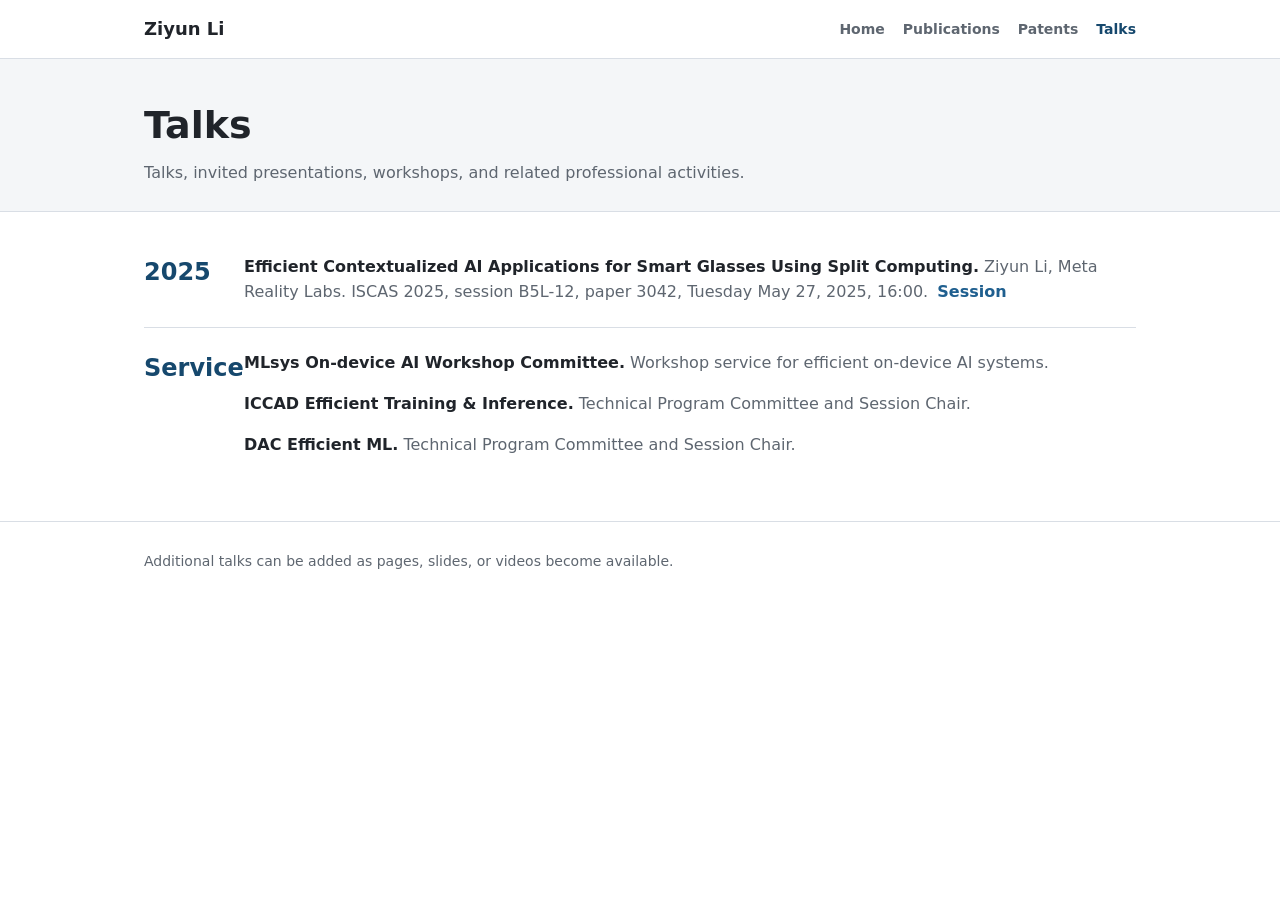
<file: talks.html>
<!doctype html>
<html lang="en">
<head>
  <meta charset="utf-8">
  <meta name="viewport" content="width=device-width, initial-scale=1">
  <meta name="description" content="Talks and workshops by Ziyun Li.">
  <title>Talks - Ziyun Li</title>
  <link rel="canonical" href="https://alanliziyun.github.io/personal_page/talks.html">
  <link rel="stylesheet" href="styles.css?v=20260618-2">
</head>
<body>
  <header class="site-header">
    <nav class="nav" aria-label="Primary navigation">
      <a class="brand" href="index.html">Ziyun Li</a>
      <div class="nav-links">
        <a href="index.html">Home</a>
        <a href="publications.html">Publications</a>
        <a href="patents.html">Patents</a>
        <a class="active" href="talks.html">Talks</a>
      </div>
    </nav>
  </header>

  <main>
    <section class="page-title">
      <div class="wrap">
        <h1>Talks</h1>
        <p>Talks, invited presentations, workshops, and related professional activities.</p>
      </div>
    </section>

    <section class="section">
      <div class="wrap">
        <div class="year-block">
          <div class="year">2025</div>
          <ul class="publication-list">
            <li>
              <span class="pub-title">Efficient Contextualized AI Applications for Smart Glasses Using Split Computing.</span>
              <span class="pub-meta">Ziyun Li, Meta Reality Labs. ISCAS 2025, session B5L-12, paper 3042, Tuesday May 27, 2025, 16:00.</span>
              <span class="pub-links"><a href="https://epapers2.org/iscas2025/ESR/session_view.php?session_id=36">Session</a></span>
            </li>
          </ul>
        </div>
        <div class="year-block">
          <div class="year">Service</div>
          <ul class="publication-list">
            <li><span class="pub-title">MLsys On-device AI Workshop Committee.</span> <span class="pub-meta">Workshop service for efficient on-device AI systems.</span></li>
            <li><span class="pub-title">ICCAD Efficient Training &amp; Inference.</span> <span class="pub-meta">Technical Program Committee and Session Chair.</span></li>
            <li><span class="pub-title">DAC Efficient ML.</span> <span class="pub-meta">Technical Program Committee and Session Chair.</span></li>
          </ul>
        </div>
      </div>
    </section>
  </main>

  <footer class="site-footer">
    <div class="wrap">Additional talks can be added as pages, slides, or videos become available.</div>
  </footer>
</body>
</html>
</file>
<file: styles.css>
:root {
  color-scheme: light;
  --text: #20242a;
  --muted: #5e6670;
  --border: #d9dee5;
  --surface: #ffffff;
  --subtle: #f4f6f8;
  --accent: #1f5f8f;
  --accent-dark: #16486d;
  --chip: #edf4f8;
  --max: 1040px;
}

* {
  box-sizing: border-box;
}

html {
  scroll-behavior: smooth;
}

body {
  margin: 0;
  font-family: Inter, ui-sans-serif, system-ui, -apple-system, BlinkMacSystemFont, "Segoe UI", sans-serif;
  color: var(--text);
  background: var(--surface);
  line-height: 1.58;
}

a {
  color: var(--accent);
  text-decoration: none;
}

a:hover {
  color: var(--accent-dark);
  text-decoration: underline;
}

.site-header {
  position: sticky;
  top: 0;
  z-index: 10;
  background: rgba(255, 255, 255, 0.96);
  border-bottom: 1px solid var(--border);
  backdrop-filter: blur(10px);
}

.nav {
  max-width: var(--max);
  margin: 0 auto;
  padding: 0 24px;
  min-height: 58px;
  display: flex;
  align-items: center;
  justify-content: space-between;
  gap: 20px;
}

.brand {
  color: var(--text);
  font-weight: 700;
  font-size: 18px;
  white-space: nowrap;
}

.nav-links {
  display: flex;
  align-items: center;
  gap: 18px;
  flex-wrap: wrap;
  font-size: 14px;
  font-weight: 600;
}

.nav-links a {
  color: var(--muted);
}

.nav-links a.active,
.nav-links a:hover {
  color: var(--accent-dark);
}

.wrap {
  max-width: var(--max);
  margin: 0 auto;
  padding: 0 24px;
}

.hero {
  padding: 54px 0 34px;
  background: linear-gradient(180deg, #f8fafc 0%, #ffffff 100%);
  border-bottom: 1px solid var(--border);
}

.hero-grid {
  display: grid;
  grid-template-columns: minmax(0, 1fr) 260px;
  gap: 44px;
  align-items: start;
}

.eyebrow {
  margin: 0 0 10px;
  color: var(--accent-dark);
  font-size: 14px;
  font-weight: 700;
  text-transform: uppercase;
}

h1,
h2,
h3 {
  line-height: 1.18;
}

h1 {
  margin: 0;
  font-size: 46px;
  letter-spacing: 0;
}

.subtitle {
  margin: 10px 0 22px;
  color: var(--muted);
  font-size: 19px;
}

.bio {
  max-width: 760px;
  margin: 0 0 20px;
  font-size: 16px;
}

.link-row {
  display: flex;
  gap: 10px;
  flex-wrap: wrap;
  align-items: center;
}

.pill {
  display: inline-flex;
  align-items: center;
  min-height: 36px;
  padding: 7px 12px;
  border: 1px solid var(--border);
  border-radius: 6px;
  background: var(--surface);
  color: var(--accent-dark);
  font-size: 14px;
  font-weight: 650;
}

.stats-card {
  border: 1px solid var(--border);
  border-radius: 8px;
  background: var(--surface);
  padding: 18px;
  box-shadow: 0 10px 26px rgba(31, 95, 143, 0.08);
}

.stats-card h2 {
  margin: 0 0 12px;
  font-size: 18px;
}

.stat-grid {
  display: grid;
  grid-template-columns: repeat(3, 1fr);
  gap: 10px;
  margin-bottom: 14px;
}

.stat {
  background: var(--subtle);
  border-radius: 6px;
  padding: 10px;
}

.stat strong {
  display: block;
  font-size: 22px;
  line-height: 1.1;
}

.stat span {
  color: var(--muted);
  font-size: 12px;
}

.keyword-list {
  display: flex;
  flex-wrap: wrap;
  gap: 8px;
  margin: 0;
  padding: 0;
  list-style: none;
}

.keyword-list li {
  background: var(--chip);
  color: var(--accent-dark);
  border-radius: 999px;
  padding: 5px 9px;
  font-size: 13px;
  font-weight: 650;
}

.section {
  padding: 42px 0;
  border-bottom: 1px solid var(--border);
}

.section-header {
  display: flex;
  align-items: baseline;
  justify-content: space-between;
  gap: 18px;
  margin-bottom: 22px;
}

.section h2 {
  margin: 0;
  color: var(--accent-dark);
  font-size: 27px;
}

.section-note {
  margin: 0;
  color: var(--muted);
  font-size: 14px;
}

.area-grid {
  display: grid;
  grid-template-columns: repeat(2, minmax(0, 1fr));
  gap: 20px;
}

.area {
  display: flex;
  flex-direction: column;
  border: 1px solid var(--border);
  border-radius: 8px;
  padding: 16px;
  background: var(--surface);
}

.area img {
  width: 100%;
  height: 100%;
  object-fit: contain;
  display: block;
  background: var(--subtle);
}

.paper-thumb img {
  width: 100%;
  height: 100%;
  object-fit: cover;
  display: block;
  background: var(--subtle);
}

.area-figure {
  aspect-ratio: 16 / 9;
  border: 1px solid var(--border);
  border-radius: 6px;
  overflow: hidden;
  margin-bottom: 16px;
  background: var(--subtle);
}

.area h3 {
  margin: 0 0 8px;
  font-size: 19px;
}

.area p {
  margin: 0 0 12px;
  color: var(--muted);
}

.compact-list {
  margin: 0;
  padding-left: 18px;
}

.compact-list li + li {
  margin-top: 5px;
}

.paper-list {
  display: grid;
  gap: 22px;
}

.paper {
  display: grid;
  grid-template-columns: 220px minmax(0, 1fr);
  gap: 18px;
  align-items: start;
}

.paper-thumb {
  aspect-ratio: 720 / 430;
  border: 1px solid var(--border);
  border-radius: 6px;
  overflow: hidden;
  background: var(--subtle);
}

.paper h3 {
  margin: 0 0 5px;
  font-size: 19px;
}

.authors,
.venue,
.description {
  margin: 0 0 7px;
}

.authors {
  color: var(--muted);
  font-size: 14px;
}

.venue {
  font-size: 14px;
  font-weight: 700;
}

.description {
  color: var(--muted);
  font-size: 15px;
}

.paper-links {
  display: flex;
  flex-wrap: wrap;
  gap: 10px;
  margin-top: 7px;
  font-size: 14px;
  font-weight: 700;
}

.award {
  display: inline-block;
  margin: 1px 0 8px;
  padding: 3px 8px;
  border-radius: 999px;
  background: #fff8df;
  color: #795300;
  font-size: 13px;
  font-weight: 750;
}

.year-block {
  display: grid;
  grid-template-columns: 82px minmax(0, 1fr);
  gap: 18px;
  padding: 22px 0;
  border-top: 1px solid var(--border);
}

.year-block:first-child {
  border-top: 0;
  padding-top: 0;
}

.year {
  color: var(--accent-dark);
  font-size: 24px;
  font-weight: 800;
}

.publication-list {
  margin: 0;
  padding: 0;
  list-style: none;
}

.publication-list li + li {
  margin-top: 16px;
}

.pub-title {
  font-weight: 750;
}

.pub-meta {
  color: var(--muted);
}

.pub-links {
  display: inline-flex;
  gap: 9px;
  margin-left: 4px;
  font-weight: 700;
}

.two-col {
  display: grid;
  grid-template-columns: repeat(2, minmax(0, 1fr));
  gap: 28px;
}

.info-block h3 {
  margin: 0 0 8px;
}

.info-block p {
  margin: 0;
  color: var(--muted);
}

.education-panel {
  display: grid;
  grid-template-columns: 180px minmax(0, 1fr);
  gap: 24px;
  align-items: start;
}

.education-photo {
  margin: 0;
  max-width: 180px;
}

.education-photo img {
  display: block;
  width: 100%;
  aspect-ratio: 1 / 1;
  object-fit: cover;
  border: 1px solid var(--border);
  border-radius: 8px;
}

.education-photo figcaption {
  margin-top: 7px;
  color: var(--muted);
  font-size: 12px;
}

.education-copy h3,
.timeline-item h3,
.service-item h3 {
  margin: 0 0 8px;
  font-size: 19px;
}

.education-copy p {
  margin: 0 0 11px;
}

.thesis-title {
  padding: 12px 14px;
  border-left: 4px solid var(--accent);
  background: var(--subtle);
  border-radius: 0 6px 6px 0;
  font-weight: 700;
}

.timeline,
.service-list {
  display: grid;
  gap: 16px;
}

.timeline-item,
.service-item {
  display: grid;
  grid-template-columns: 190px minmax(0, 1fr);
  gap: 20px;
  padding: 18px;
  border: 1px solid var(--border);
  border-radius: 8px;
  background: var(--surface);
}

.service-item {
  grid-template-columns: 1fr;
}

.timeline-date {
  color: var(--accent-dark);
  font-size: 14px;
  font-weight: 800;
}

.timeline-item p {
  margin: 0;
  color: var(--muted);
}

.page-title {
  padding: 44px 0 26px;
  border-bottom: 1px solid var(--border);
  background: var(--subtle);
}

.page-title h1 {
  font-size: 38px;
}

.page-title p {
  max-width: 800px;
  margin: 12px 0 0;
  color: var(--muted);
}

.site-footer {
  padding: 28px 0 46px;
  color: var(--muted);
  font-size: 14px;
}

@media (max-width: 860px) {
  .nav {
    align-items: flex-start;
    flex-direction: column;
    padding-top: 14px;
    padding-bottom: 14px;
  }

  .hero-grid,
  .area-grid,
  .two-col,
  .education-panel {
    grid-template-columns: 1fr;
  }

  .education-photo {
    max-width: 180px;
  }

  .stats-card {
    max-width: 420px;
  }

  .paper,
  .timeline-item {
    grid-template-columns: 1fr;
  }

  .paper-thumb {
    max-width: 460px;
  }

  h1 {
    font-size: 38px;
  }
}

.area {
  display: flex;
  flex-direction: column;
}

.area > .area-figure {
  width: 100%;
  flex: none;
}

@media (max-width: 560px) {
  .wrap,
  .nav {
    padding-left: 18px;
    padding-right: 18px;
  }

  .hero {
    padding-top: 34px;
  }

  h1 {
    font-size: 34px;
  }

  .section-header {
    display: block;
  }

  .section-note {
    margin-top: 6px;
  }

  .year-block {
    grid-template-columns: 1fr;
    gap: 8px;
  }
}
</file>
